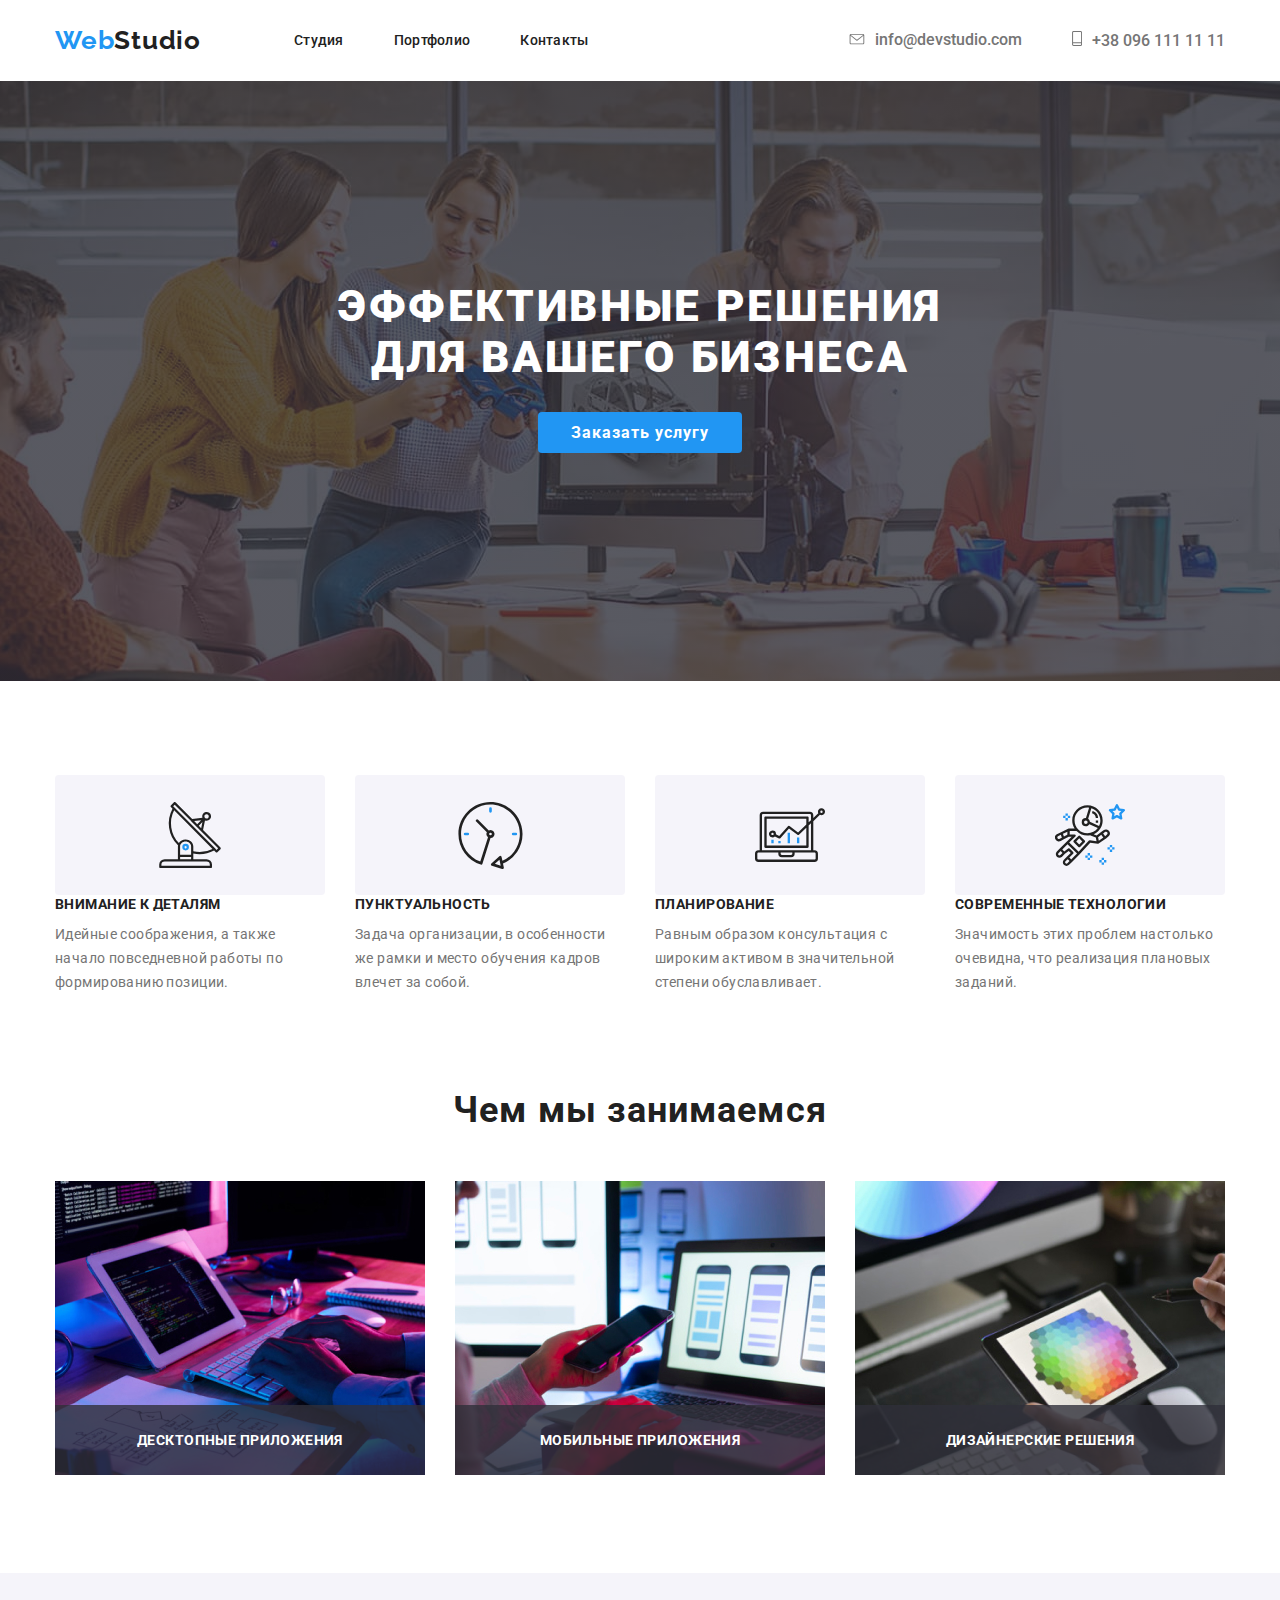
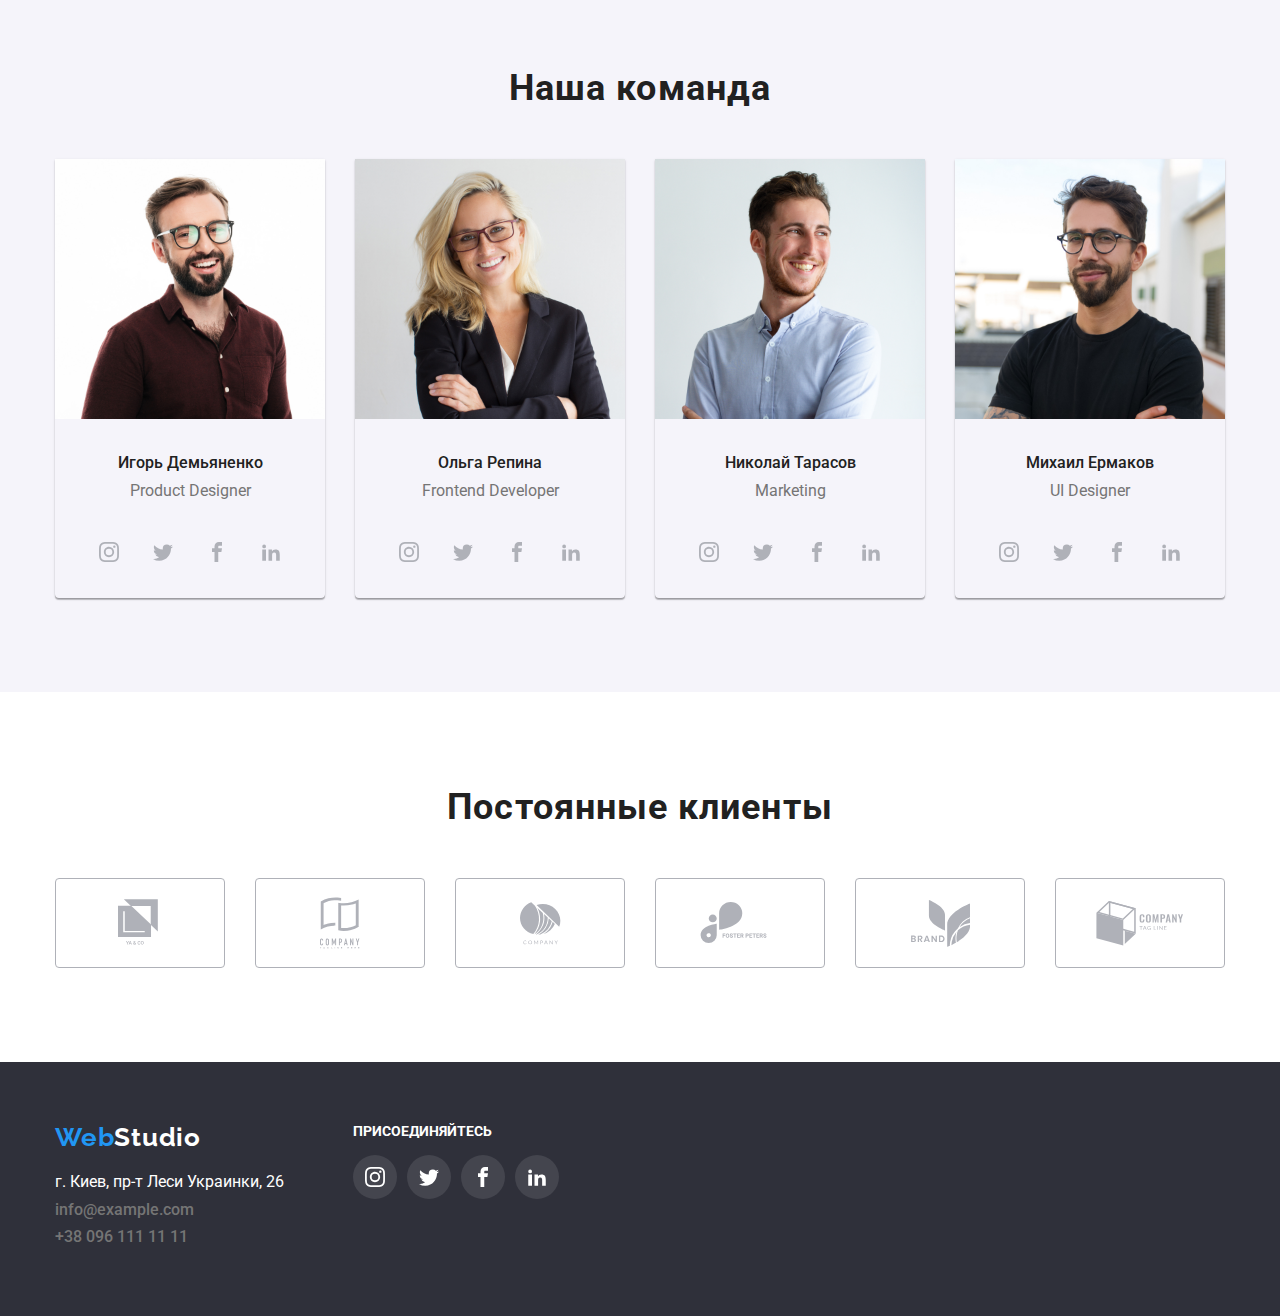
<file: index.html>
<!DOCTYPE html>
<html lang="ru">
  <head>
    <meta charset="UTF-8" />
    <meta name="viewport" content="width=device-width, initial-scale=1.0" />
    <link
      href="https://fonts.googleapis.com/css2?family=Raleway:wght@700&family=Roboto:wght@400;500;700;900&display=swap"
      rel="stylesheet"
    />
    <link
      rel="stylesheet"
      href="https://cdnjs.cloudflare.com/ajax/libs/modern-normalize/0.7.0/modern-normalize.min.css"
    />

    <link rel="stylesheet" href="css/style.css" />
    <title>WebStudio (My 5 homework)</title>
  </head>
  <body>
    <!--header-->
    <header class="header">
      <div class="container">
        <!--В  задании указано что должна быть рабочая ссылка-->
        <nav class="nav">
          <a href="https://вебстудия.net/" class="logo-header"
            ><span class="logoblue">Web</span>Studio</a
          >
          <ul class="nav-list">
            <li class="nav-item">
              <a class="nav-link" href="index.html">Студия</a>
            </li>
            <li class="nav-item">
              <a class="nav-link" href="portfolio.html">Портфолио</a>
            </li>
            <li class="nav-item"><a class="nav-link" href="#">Контакты</a></li>
          </ul>
          <ul class="contact-item">
            <li class="cont-item">
              <a class="contack-link" href="mailto:info@devstudio.com"
                ><svg class="contacts-icon mail">
                  <use href="./image/sprite.svg#icon-envelope"></use></svg
                >info@devstudio.com</a
              >
            </li>
            <li class="cont-item">
              <a class="contack-link" href="tel:+380961111111"
                ><svg class="contacts-icon phone">
                  <use href="./image/sprite.svg#icon-phone"></use></svg
                >+38 096 111 11 11</a
              >
            </li>
          </ul>
        </nav>
      </div>
    </header>
    <main>
      <section class="main-section">
        <h1 class="main-section-title">
          Эффективные решения<br />
          для вашего бизнеса
        </h1>
        <button class="main-section-link" data-modal-open>
          Заказать услугу
        </button>
        <div class="backdrop is-hidden" data-modal>
          <div class="modal">
            <p></p>
            <button class="close-modal" data-modal-close>
            </button>
          </div>
        </div>
      </section>
      <section class="principle-section">
        <div class="container">
          <ul class="principle-list">
            <li class="principle-item">
              <b class="principle-main">Внимание к деталям </b>
              <p class="principle-text">
                Идейные соображения, а также начало повседневной работы по
                формированию позиции.
              </p>
            </li>
            <li class="principle-item">
              <b class="principle-main">Пунктуальность </b>
              <p class="principle-text">
                Задача организации, в особенности же рамки и место обучения
                кадров влечет за собой.
              </p>
            </li>
            <li class="principle-item">
              <b class="principle-main">Планирование </b>
              <p class="principle-text">
                Равным образом консультация с широким активом в значительной
                степени обуславливает.
              </p>
            </li>
            <li class="principle-item">
              <b class="principle-main">Современные технологии </b>
              <p class="principle-text">
                Значимость этих проблем настолько очевидна, что реализация
                плановых заданий.
              </p>
            </li>
          </ul>
        </div>
      </section>
      <section class="section-works">
        <div class="container">
          <h2 class="section-title">Чем мы занимаемся</h2>
          <ul class="works-list">
            <li class="works-item">
              <div class="work-img">
                <img src="./img/img1.jpg" alt="nootbook" width="370" />
              </div>

              <div class="work-text">
                <p class="text-section-works">Десктопные приложения</p>
              </div>
            </li>
            <li class="works-item">
              <div class="work-img">
                <img src="./img/img2.jpg" alt="telephone" width="370" />
              </div>

              <div class="work-text">
                <p class="text-section-works">Мобильные приложения</p>
              </div>
            </li>
            <li class="works-item">
              <div class="work-img">
                <img src="./img/img3.jpg" alt="планшет" width="370" />
              </div>

              <div class="work-text">
                <p class="text-section-works">Дизайнерские решения</p>
              </div>
            </li>
          </ul>
        </div>
      </section>
      <section class="section-comand">
        <div class="container">
          <h2 class="section-title">Наша команда</h2>
          <ul class="comand-list">
            <li class="comand-item">
              <img
                src="./img/демяненко.jpg"
                alt="Product Designer"
                width="270"
              />

              <b class="name-comand">Игорь Демьяненко</b>
              <p class="text-profesional">Product Designer</p>
              <ul class="social-list">
                <li>
                  <a href="" aria-label="Ссылка на Instagram" class="link">
                    <svg class="social-list-icon">
                      <use href="./image/sprite.svg#icon-instagram"></use>
                    </svg>
                  </a>
                </li>
                <li>
                  <a href="" aria-label="Ссылка на Twitter" class="link">
                    <svg class="social-list-icon">
                      <use href="./image/sprite.svg#icon-twitter"></use>
                    </svg>
                  </a>
                </li>
                <li>
                  <a href="" aria-label="Ссылка на Facebook" class="link">
                    <svg class="social-list-icon">
                      <use href="./image/sprite.svg#icon-facebook2"></use>
                    </svg>
                  </a>
                </li>
                <li>
                  <a href="" aria-label="Ссылка на LinkedIn" class="link">
                    <svg class="social-list-icon">
                      <use href="./image/sprite.svg#icon-linkedin2"></use>
                    </svg>
                  </a>
                </li>
              </ul>
            </li>
            <li class="comand-item">
              <img
                src="./img/репина.jpg"
                alt="Frontend Developer"
                width="270"
              />

              <b class="name-comand">Ольга Репина</b>
              <p class="text-profesional">Frontend Developer</p>
              <ul class="social-list">
                <li>
                  <a href="" aria-label="Ссылка на Instagram" class="link">
                    <svg class="social-list-icon">
                      <use href="./image/sprite.svg#icon-instagram"></use>
                    </svg>
                  </a>
                </li>
                <li>
                  <a href="" aria-label="Ссылка на Twitter" class="link">
                    <svg class="social-list-icon">
                      <use href="./image/sprite.svg#icon-twitter"></use>
                    </svg>
                  </a>
                </li>
                <li>
                  <a href="" aria-label="Ссылка на Facebook" class="link">
                    <svg class="social-list-icon">
                      <use href="./image/sprite.svg#icon-facebook2"></use>
                    </svg>
                  </a>
                </li>
                <li>
                  <a href="" aria-label="Ссылка на LinkedIn" class="link">
                    <svg class="social-list-icon">
                      <use href="./image/sprite.svg#icon-linkedin2"></use>
                    </svg>
                  </a>
                </li>
              </ul>
            </li>
            <li class="comand-item">
              <img src="./img/тарасов.jpg" alt="Marketing" width="270" />

              <b class="name-comand">Николай Тарасов</b>
              <p class="text-profesional">Marketing</p>
              <ul class="social-list">
                <li>
                  <a href="" aria-label="Ссылка на Instagram" class="link">
                    <svg class="social-list-icon">
                      <use href="./image/sprite.svg#icon-instagram"></use>
                    </svg>
                  </a>
                </li>
                <li>
                  <a href="" aria-label="Ссылка на Twitter" class="link">
                    <svg class="social-list-icon">
                      <use href="./image/sprite.svg#icon-twitter"></use>
                    </svg>
                  </a>
                </li>
                <li>
                  <a href="" aria-label="Ссылка на Facebook" class="link">
                    <svg class="social-list-icon">
                      <use href="./image/sprite.svg#icon-facebook2"></use>
                    </svg>
                  </a>
                </li>
                <li>
                  <a href="" aria-label="Ссылка на LinkedIn" class="link">
                    <svg class="social-list-icon">
                      <use href="./image/sprite.svg#icon-linkedin2"></use>
                    </svg>
                  </a>
                </li>
              </ul>
            </li>
            <li class="comand-item">
              <img src="./img/ермаков.jpg" alt="UI Designer" width="270" />

              <b class="name-comand">Михаил Ермаков</b>
              <p class="text-profesional">UI Designer</p>
              <ul class="social-list">
                <li>
                  <a href="" aria-label="Ссылка на Instagram" class="link">
                    <svg class="social-list-icon">
                      <use href="./image/sprite.svg#icon-instagram"></use>
                    </svg>
                  </a>
                </li>
                <li>
                  <a href="" aria-label="Ссылка на Twitter" class="link">
                    <svg class="social-list-icon">
                      <use href="./image/sprite.svg#icon-twitter"></use>
                    </svg>
                  </a>
                </li>
                <li>
                  <a href="" aria-label="Ссылка на Facebook" class="link">
                    <svg class="social-list-icon">
                      <use href="./image/sprite.svg#icon-facebook2"></use>
                    </svg>
                  </a>
                </li>
                <li>
                  <a href="" aria-label="Ссылка на LinkedIn" class="link">
                    <svg class="social-list-icon">
                      <use href="./image/sprite.svg#icon-linkedin2"></use>
                    </svg>
                  </a>
                </li>
              </ul>
            </li>
          </ul>
        </div>
      </section>
      <section class="section-partner">
        <div class="container partner">
          <h2 class="section-title">Постоянные клиенты</h2>
          <ul class="customers">
            <li class="partner-item">
              <a href="" class="link">
                <svg class="customers-list-icon" width="44" height="49">
                  <use href="./image/sprite.svg#icon-logo"></use>
                </svg>
              </a>
            </li>
            <li class="partner-item">
              <a href="" class="link">
                <svg class="customers-list-icon" width="40" height="52">
                  <use href="./image/sprite.svg#icon-logo2"></use>
                </svg>
              </a>
            </li>
            <li class="partner-item">
              <a href="" class="link">
                <svg class="customers-list-icon" width="41" height="43">
                  <use href="./image/sprite.svg#icon-logo3"></use>
                </svg>
              </a>
            </li>
            <li class="partner-item">
              <a href="" class="link">
                <svg class="customers-list-icon" width="80" height="42">
                  <use href="./image/sprite.svg#icon-logo4"></use>
                </svg>
              </a>
            </li>
            <li class="partner-item">
              <a href="" class="link">
                <svg class="customers-list-icon" width="59" height="47">
                  <use href="./image/sprite.svg#icon-logo5"></use>
                </svg>
              </a>
            </li>
            <li class="partner-item">
              <a href="" class="link">
                <svg class="customers-list-icon" width="88" height="45">
                  <use href="./image/sprite.svg#icon-logo6"></use>
                </svg>
              </a>
            </li>
          </ul>
        </div>
      </section>
    </main>
    <footer>
      <div class="container footer">
        <address class="adress">
          <a href="https://вебстудия.net/" class="logo logo-footer"
            ><span class="logoblue">Web</span>Studio</a
          >
          <ul>
            <li class="contackf-item">
              <a
                class="adress-link"
                href="https://goo.gl/maps/JhmzxavkcnmUYLKR9"
                >г. Киев, пр-т Леси Украинки, 26</a
              >
            </li>
            <li class="contackf-item">
              <a class="contack-link" href="mailto:info@example.com"
                >info@example.com</a
              >
            </li>
            <li class="contackf-item">
              <a class="contack-link" href="tel:+380961111111"
                >+38 096 111 11 11</a
              >
            </li>
          </ul>
        </address>
        <div class="join">
          <b>присоединяйтесь</b>
          <ul class="footer-social-list">
            <li>
              <a href="" aria-label="Ссылка на Instagram" class="link">
                <svg class="social-list-icon">
                  <use href="./image/sprite.svg#icon-instagram"></use>
                </svg>
              </a>
            </li>
            <li>
              <a href="" aria-label="Ссылка на Twitter" class="link">
                <svg class="social-list-icon">
                  <use href="./image/sprite.svg#icon-twitter"></use>
                </svg>
              </a>
            </li>
            <li>
              <a href="" aria-label="Ссылка на Facebook" class="link">
                <svg class="social-list-icon">
                  <use href="./image/sprite.svg#icon-facebook2"></use>
                </svg>
              </a>
            </li>
            <li>
              <a href="" aria-label="Ссылка на LinkedIn" class="link">
                <svg class="social-list-icon">
                  <use href="./image/sprite.svg#icon-linkedin2"></use>
                </svg>
              </a>
            </li>
          </ul>
        </div>
      </div>
    </footer>
    <script src="./js/modal.js"></script>
  </body>
</html>
</file>
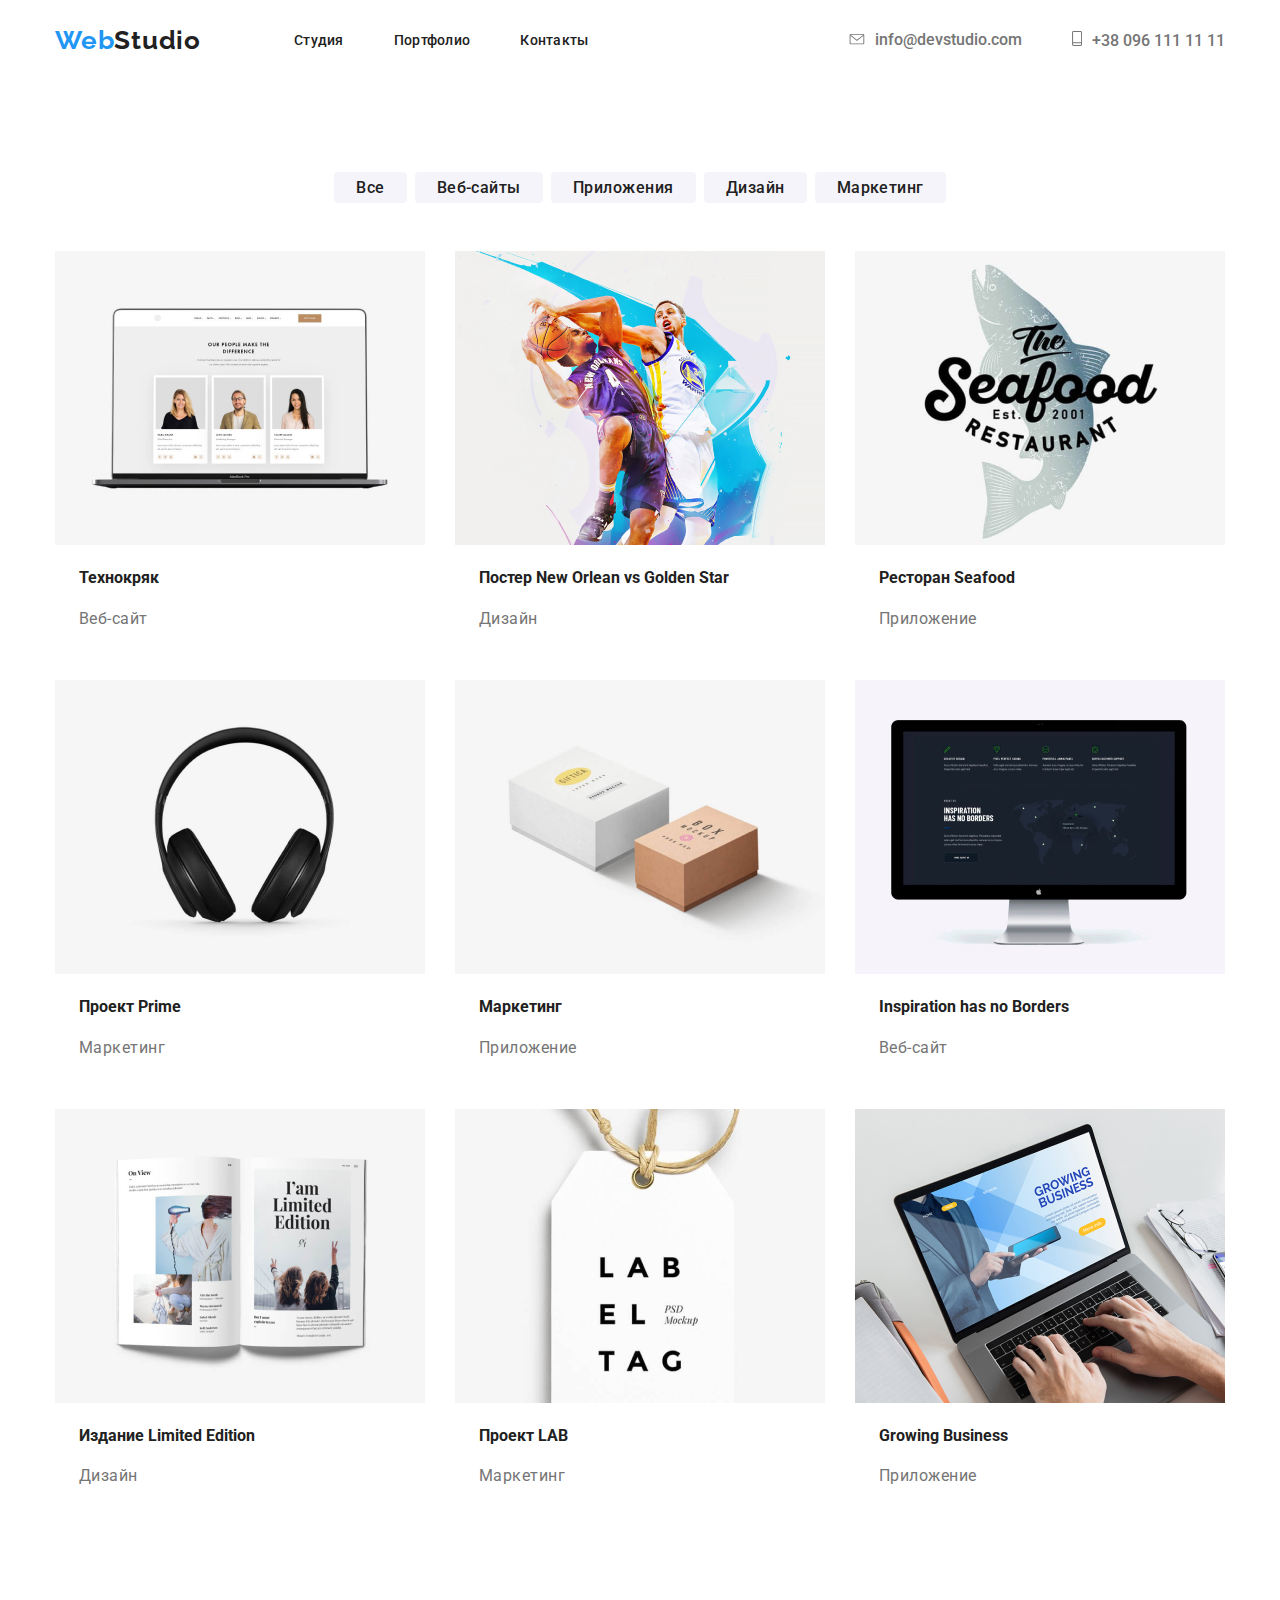
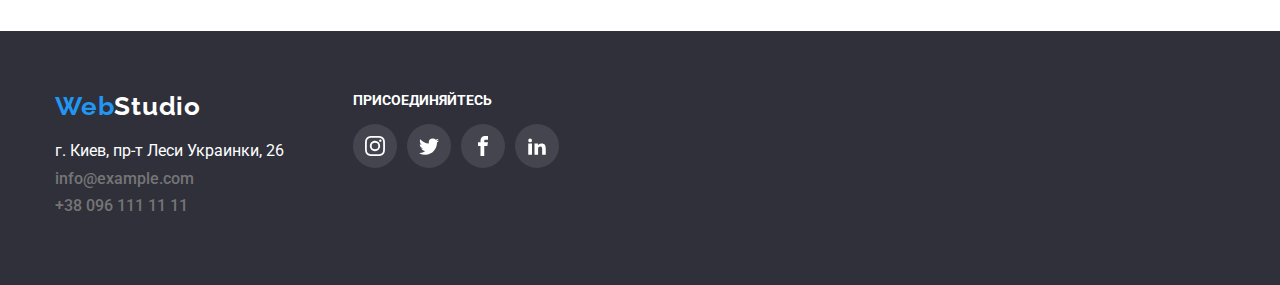
<file: portfolio.html>
<!DOCTYPE html>
<html lang="ru">
  <head>
    <meta charset="UTF-8" />
    <meta name="viewport" content="width=device-width, initial-scale=1.0" />
    <link
      href="https://fonts.googleapis.com/css2?family=Raleway:wght@700&family=Roboto:wght@400;500;700;900&display=swap"
      rel="stylesheet"
    />
    <link
      rel="stylesheet"
      href="https://cdnjs.cloudflare.com/ajax/libs/modern-normalize/0.7.0/modern-normalize.min.css"
    />
    <link rel="stylesheet" href="css/portfolio.css" />
    <link rel="stylesheet" href="css/style.css" />
    <title>WebStudio-Portfolio (My 5 homework)</title>
  </head>

  <body>
    <!--header-->
    <header class="header">
      <div class="container">
        <!--В  задании указано что должна быть рабочая ссылка-->
        <nav class="nav">
          <a href="https://вебстудия.net/" class="logo-header"
            ><span class="logoblue">Web</span>Studio</a
          >
          <ul class="nav-list">
            <li class="nav-item">
              <a class="nav-link" href="index.html">Студия</a>
            </li>
            <li class="nav-item">
              <a class="nav-link" href="portfolio.html">Портфолио</a>
            </li>
            <li class="nav-item"><a class="nav-link" href="#">Контакты</a></li>
          </ul>
          <ul class="contact-item">
            <li class="cont-item">
              <a class="contack-link" href="mailto:info@devstudio.com"
                ><svg class="contacts-icon mail">
                  <use href="./image/sprite.svg#icon-envelope"></use></svg
                >info@devstudio.com</a
              >
            </li>
            <li class="cont-item">
              <a class="contack-link" href="tel:+380961111111"
                ><svg class="contacts-icon phone">
                  <use href="./image/sprite.svg#icon-phone"></use></svg
                >+38 096 111 11 11</a
              >
            </li>
          </ul>
        </nav>
      </div>
    </header>
    <main>
      <section class="portfolio-section">
        <div class="container">
          <ul class="portfolio-list">
            <li class="portfolio-item"><a class="main-link" href="">Все</a></li>
            <li class="portfolio-item">
              <a class="main-link" href="">Веб-сайты</a>
            </li>
            <li class="portfolio-item">
              <a class="main-link" href="">Приложения</a>
            </li>
            <li class="portfolio-item">
              <a class="main-link" href="">Дизайн</a>
            </li>
            <li class="portfolio-item">
              <a class="main-link" href="">Маркетинг</a>
            </li>
          </ul>
          <ul class="img-list">
            <li class="img-item">
              <div class="product-thumb">
                <img
                  src="./img/технокряк.jpg"
                  alt="постер технокряк"
                  width="370"
                />
                <div class="product-overlay">
                  <p class="text-product">
                    Технокряк это современная площадка распространения
                    коронавируса. Компании используют эту платформу для
                    цифрового шпионажа и атак на защищённые сервера конкурентов.
                  </p>
                </div>
              </div>
              <p class="name-prodject">Технокряк</p>
              <p class="type-prodject">Веб-сайт</p>
            </li>
            <li class="img-item">
              <div class="product-thumb">
                <img src="./img/постер.jpg" alt="постер " width="370" />
                <div class="product-overlay">
                  <p class="text-product">
                    Технокряк это современная площадка распространения
                    коронавируса. Компании используют эту платформу для
                    цифрового шпионажа и атак на защищённые сервера конкурентов.
                  </p>
                </div>
              </div>

              <p class="name-prodject">Постер New Orlean vs Golden Star</p>
              <p class="type-prodject">Дизайн</p>
            </li>
            <li class="img-item">
              <div class="product-thumb">
                <img src="./img/ресторан.jpg" alt="ресторан" width="370" />
                <div class="product-overlay">
                  <p class="text-product">
                    Технокряк это современная площадка распространения
                    коронавируса. Компании используют эту платформу для
                    цифрового шпионажа и атак на защищённые сервера конкурентов.
                  </p>
                </div>
              </div>
              <p class="name-prodject">Ресторан Seafood</p>
              <p class="type-prodject">Приложение</p>
            </li>

            <li class="img-item">
              <div class="product-thumb">
                <img src="./img/прайм.jpg" alt="прайм" width="370" />
                <div class="product-overlay">
                  <p class="text-product">
                    Технокряк это современная площадка распространения
                    коронавируса. Компании используют эту платформу для
                    цифрового шпионажа и атак на защищённые сервера конкурентов.
                  </p>
                </div>
              </div>
              <p class="name-prodject">Проект Prime</p>
              <p class="type-prodject">Маркетинг</p>
            </li>
            <li class="img-item">
              <div class="product-thumb">
                <img src="./img/boxing.jpg" alt="бокси" width="370" />
                <div class="product-overlay">
                  <p class="text-product">
                    Технокряк это современная площадка распространения
                    коронавируса. Компании используют эту платформу для
                    цифрового шпионажа и атак на защищённые сервера конкурентов.
                  </p>
                </div>
              </div>
              <p class="name-prodject">Маркетинг</p>
              <p class="type-prodject">Приложение</p>
            </li>
            <li class="img-item">
              <div class="product-thumb">
                <img
                  src="./img/бордерс.jpg"
                  alt="постер технокряк"
                  width="370"
                />
                <div class="product-overlay">
                  <p class="text-product">
                    Технокряк это современная площадка распространения
                    коронавируса. Компании используют эту платформу для
                    цифрового шпионажа и атак на защищённые сервера конкурентов.
                  </p>
                </div>
              </div>
              <p class="name-prodject">Inspiration has no Borders</p>
              <p class="type-prodject">Веб-сайт</p>
            </li>
            <li class="img-item">
              <div class="product-thumb">
                <img src="./img/лимитед.jpg" alt="лимитед" width="370" />
                <div class="product-overlay">
                  <p class="text-product">
                    Технокряк это современная площадка распространения
                    коронавируса. Компании используют эту платформу для
                    цифрового шпионажа и атак на защищённые сервера конкурентов.
                  </p>
                </div>
              </div>
              <p class="name-prodject">Издание Limited Edition</p>
              <p class="type-prodject">Дизайн</p>
            </li>
            <li class="img-item">
              <div class="product-thumb">
                <img src="./img/лаб.jpg" alt="лаб" width="370" />
                <div class="product-overlay">
                  <p class="text-product">
                    Технокряк это современная площадка распространения
                    коронавируса. Компании используют эту платформу для
                    цифрового шпионажа и атак на защищённые сервера конкурентов.
                  </p>
                </div>
              </div>
              <p class="name-prodject">Проект LAB</p>
              <p class="type-prodject">Маркетинг</p>
            </li>
            <li class="img-item">
              <div class="product-thumb">
                <img src="./img/гровин.jpg" alt="гровин" width="370" />
                <div class="product-overlay">
                  <p class="text-product">
                    Технокряк это современная площадка распространения
                    коронавируса. Компании используют эту платформу для
                    цифрового шпионажа и атак на защищённые сервера конкурентов.
                  </p>
                </div>
              </div>
              <p class="name-prodject">Growing Business</p>
              <p class="type-prodject">Приложение</p>
            </li>
          </ul>
        </div>
      </section>
    </main>
    <footer>
      <div class="container footer">
        <address class="adress">
          <a href="https://вебстудия.net/" class="logo logo-footer"
            ><span class="logoblue">Web</span>Studio</a
          >
          <ul>
            <li class="contackf-item">
              <a
                class="adress-link"
                href="https://goo.gl/maps/JhmzxavkcnmUYLKR9"
                >г. Киев, пр-т Леси Украинки, 26</a
              >
            </li>
            <li class="contackf-item">
              <a class="contack-link" href="mailto:info@example.com"
                >info@example.com</a
              >
            </li>
            <li class="contackf-item">
              <a class="contack-link" href="tel:+380961111111"
                >+38 096 111 11 11</a
              >
            </li>
          </ul>
        </address>
        <div class="join">
          <b>присоединяйтесь</b>
          <ul class="footer-social-list">
            <li>
              <a href="" aria-label="Ссылка на Instagram" class="link">
                <svg class="social-list-icon">
                  <use href="./image/sprite.svg#icon-instagram"></use>
                </svg>
              </a>
            </li>
            <li>
              <a href="" aria-label="Ссылка на Twitter" class="link">
                <svg class="social-list-icon">
                  <use href="./image/sprite.svg#icon-twitter"></use>
                </svg>
              </a>
            </li>
            <li>
              <a href="" aria-label="Ссылка на Facebook" class="link">
                <svg class="social-list-icon">
                  <use href="./image/sprite.svg#icon-facebook2"></use>
                </svg>
              </a>
            </li>
            <li>
              <a href="" aria-label="Ссылка на LinkedIn" class="link">
                <svg class="social-list-icon">
                  <use href="./image/sprite.svg#icon-linkedin2"></use>
                </svg>
              </a>
            </li>
          </ul>
        </div>
      </div>
    </footer>
  </body>
</html>
</file>
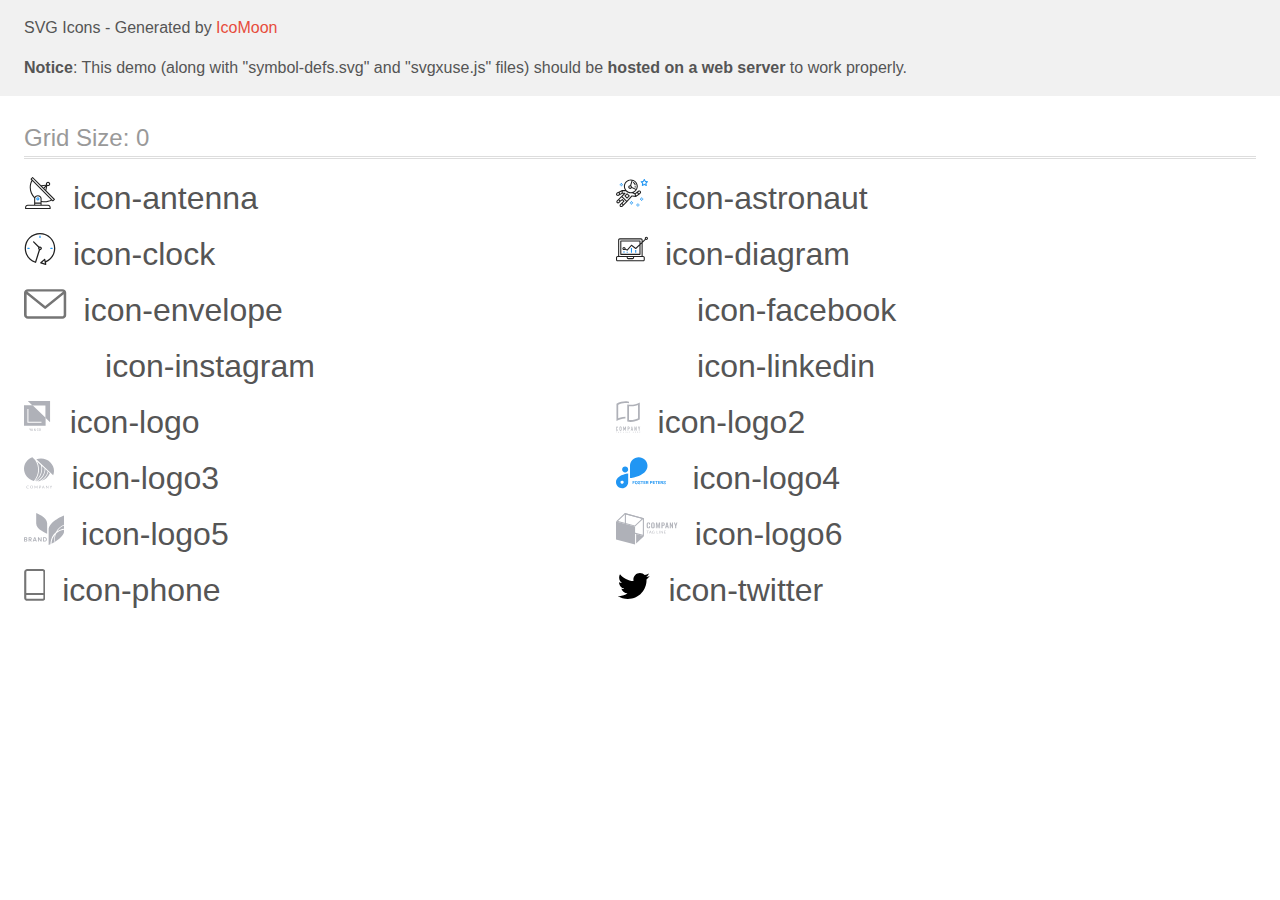
<file: image/demo-external-svg.html>
<!doctype html>
<html>
<head>
    <title>IcoMoon - SVG Icons</title>
    <meta charset="utf-8">
    <meta name="viewport" content="width=device-width, initial-scale=1">
    <link rel="stylesheet" href="demo-files/demo.css">
    <link rel="stylesheet" href="style.css">
</head>
<body>
<header class="bgc1 clearfix">
<div class="mhl">
    <p>SVG Icons - Generated by <a href="https://icomoon.io/app">IcoMoon</a></p><p><strong>Notice</strong>: This demo (along with "symbol-defs.svg" and "svgxuse.js" files) should be <b>hosted on a web server</b> to work properly.</p>
</div>
</header>
    <div class="clearfix mhl ptl">
        <h1 class="mvm mtn fgc1">Grid Size: 0</h1>
        <div class="glyph fs1">
            <div class="clearfix pbs">
                <svg class="icon icon-antenna"><use xlink:href="symbol-defs.svg#icon-antenna"></use></svg><span class="name"> icon-antenna</span>
            </div>
        </div>
        <div class="glyph fs1">
            <div class="clearfix pbs">
                <svg class="icon icon-astronaut"><use xlink:href="symbol-defs.svg#icon-astronaut"></use></svg><span class="name"> icon-astronaut</span>
            </div>
        </div>
        <div class="glyph fs1">
            <div class="clearfix pbs">
                <svg class="icon icon-clock"><use xlink:href="symbol-defs.svg#icon-clock"></use></svg><span class="name"> icon-clock</span>
            </div>
        </div>
        <div class="glyph fs1">
            <div class="clearfix pbs">
                <svg class="icon icon-diagram"><use xlink:href="symbol-defs.svg#icon-diagram"></use></svg><span class="name"> icon-diagram</span>
            </div>
        </div>
        <div class="glyph fs1">
            <div class="clearfix pbs">
                <svg class="icon icon-envelope"><use xlink:href="symbol-defs.svg#icon-envelope"></use></svg><span class="name"> icon-envelope</span>
            </div>
        </div>
        <div class="glyph fs1">
            <div class="clearfix pbs">
                <svg class="icon icon-facebook"><use xlink:href="symbol-defs.svg#icon-facebook"></use></svg><span class="name"> icon-facebook</span>
            </div>
        </div>
        <div class="glyph fs1">
            <div class="clearfix pbs">
                <svg class="icon icon-instagram"><use xlink:href="symbol-defs.svg#icon-instagram"></use></svg><span class="name"> icon-instagram</span>
            </div>
        </div>
        <div class="glyph fs1">
            <div class="clearfix pbs">
                <svg class="icon icon-linkedin"><use xlink:href="symbol-defs.svg#icon-linkedin"></use></svg><span class="name"> icon-linkedin</span>
            </div>
        </div>
        <div class="glyph fs1">
            <div class="clearfix pbs">
                <svg class="icon icon-logo"><use xlink:href="symbol-defs.svg#icon-logo"></use></svg><span class="name"> icon-logo</span>
            </div>
        </div>
        <div class="glyph fs1">
            <div class="clearfix pbs">
                <svg class="icon icon-logo2"><use xlink:href="symbol-defs.svg#icon-logo2"></use></svg><span class="name"> icon-logo2</span>
            </div>
        </div>
        <div class="glyph fs1">
            <div class="clearfix pbs">
                <svg class="icon icon-logo3"><use xlink:href="symbol-defs.svg#icon-logo3"></use></svg><span class="name"> icon-logo3</span>
            </div>
        </div>
        <div class="glyph fs1">
            <div class="clearfix pbs">
                <svg class="icon icon-logo4"><use xlink:href="symbol-defs.svg#icon-logo4"></use></svg><span class="name"> icon-logo4</span>
            </div>
        </div>
        <div class="glyph fs1">
            <div class="clearfix pbs">
                <svg class="icon icon-logo5"><use xlink:href="symbol-defs.svg#icon-logo5"></use></svg><span class="name"> icon-logo5</span>
            </div>
        </div>
        <div class="glyph fs1">
            <div class="clearfix pbs">
                <svg class="icon icon-logo6"><use xlink:href="symbol-defs.svg#icon-logo6"></use></svg><span class="name"> icon-logo6</span>
            </div>
        </div>
        <div class="glyph fs1">
            <div class="clearfix pbs">
                <svg class="icon icon-phone"><use xlink:href="symbol-defs.svg#icon-phone"></use></svg><span class="name"> icon-phone</span>
            </div>
        </div>
        <div class="glyph fs1">
            <div class="clearfix pbs">
                <svg class="icon icon-twitter"><use xlink:href="symbol-defs.svg#icon-twitter"></use></svg><span class="name"> icon-twitter</span>
            </div>
        </div>
  </div>
<script defer src="svgxuse.js"></script>
</body>
</html>
</file>
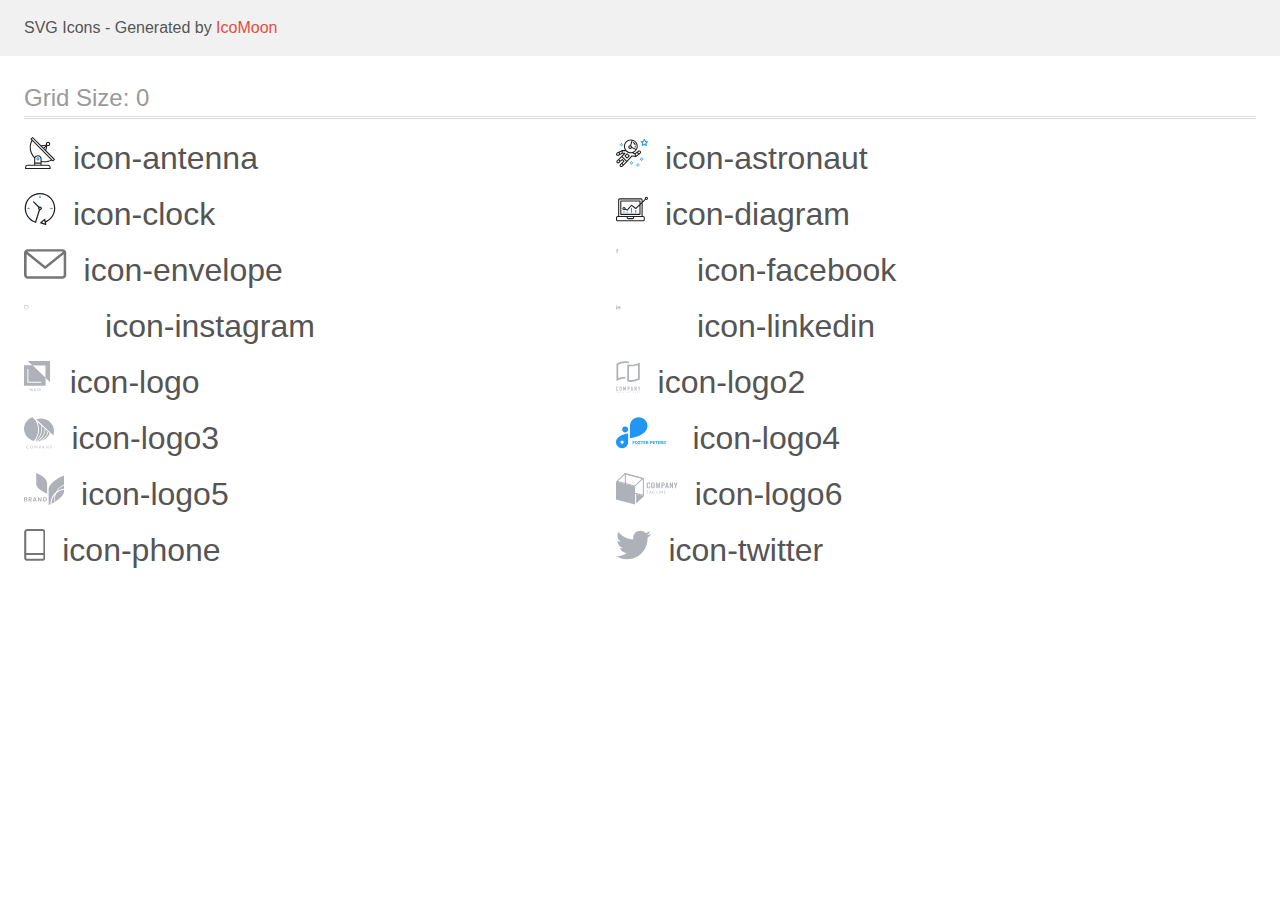
<file: image/demo.html>
<!doctype html>
<html>
<head>
    <title>IcoMoon - SVG Icons</title>
    <meta charset="utf-8">
    <meta name="viewport" content="width=device-width, initial-scale=1">
    <link rel="stylesheet" href="demo-files/demo.css">
    <link rel="stylesheet" href="style.css">
</head>
<body>
<svg aria-hidden="true" style="position: absolute; width: 0; height: 0; overflow: hidden;" version="1.1" xmlns="http://www.w3.org/2000/svg" xmlns:xlink="http://www.w3.org/1999/xlink">
<defs>
<symbol id="icon-antenna" viewBox="0 0 32 32">
<path fill="#212121" style="fill: var(--color1, #212121)" d="M30.773 22.098l-8.443-8.505 0.937-4.616c0.225 0.090 0.485 0.144 0.758 0.146h0.007c0.008 0 0.017 0 0.026 0 1.192 0 2.159-0.967 2.159-2.159s-0.967-2.159-2.159-2.159c-1.192 0-2.159 0.967-2.159 2.159 0 0.259 0.046 0.508 0.13 0.739l-0.005-0.015-4.96 0.606-8.091-8.133c-0.096-0.098-0.229-0.159-0.376-0.16h-0c-0.14 0.001-0.274 0.057-0.373 0.155l-1.512 1.504c-0.096 0.097-0.156 0.23-0.156 0.377s0.060 0.281 0.156 0.377v0l0.814 0.825c-1.143 2.062-1.816 4.522-1.816 7.139 0 4.106 1.656 7.824 4.336 10.525l-0.001-0.001c0.043 0.041 0.092 0.074 0.146 0.097-0.032 0.164-0.051 0.353-0.052 0.546v6.188h-6.4c-1.472 0.001-2.666 1.194-2.667 2.666v1.067c0 0.295 0.239 0.534 0.534 0.534h24.534c0.294 0 0.533-0.239 0.533-0.534v-1.067c-0.002-1.472-1.195-2.665-2.666-2.666h-6.4v-2.742c1.003 0.21 2.024 0.317 3.049 0.32 2.58-0.003 5.005-0.663 7.117-1.822l-0.077 0.039 0.818 0.823c0.099 0.101 0.235 0.159 0.376 0.16 0.14-0.001 0.274-0.057 0.373-0.155l1.512-1.504c0.096-0.097 0.156-0.23 0.156-0.377s-0.060-0.281-0.156-0.377v0zM23.28 6.233c0.193-0.192 0.459-0.31 0.752-0.31 0.589 0 1.067 0.478 1.067 1.066s-0.477 1.066-1.067 1.066c-0 0-0 0-0 0h-0.004c-0.587-0.003-1.061-0.479-1.061-1.066 0-0.295 0.12-0.563 0.314-0.756l0-0h-0.002zM22.024 9.737l-0.598 2.946-1.175-1.183 1.774-1.763zM21.419 8.835l-1.92 1.909-1.486-1.493 3.406-0.416zM24.004 28.8c0.884 0 1.6 0.716 1.6 1.6v0 0.534h-23.466v-0.534c0-0.884 0.716-1.6 1.6-1.6v0h20.267zM16.538 26.666v1.067h-5.334v-1.067h5.334zM11.204 25.6v-4.053c0-1.294 1.196-2.346 2.667-2.346s2.667 1.053 2.667 2.346v4.053h-5.334zM17.604 23.904v-2.357c0-1.882-1.675-3.413-3.733-3.413-0.017-0-0.038-0-0.058-0-1.353 0-2.54 0.707-3.213 1.771l-0.009 0.016c-2.36-2.482-3.812-5.846-3.812-9.55 0-2.314 0.567-4.496 1.569-6.414l-0.036 0.077 18.602 18.709c-1.823 0.947-3.979 1.502-6.266 1.502-1.079 0-2.128-0.124-3.136-0.357l0.093 0.018zM28.893 23.22l-21.057-21.181 0.754-0.752 7.935 7.98c0.004 0 0.006 0.007 0.010 0.010l13.114 13.191-0.757 0.752z"></path>
<path fill="#2196f3" style="fill: var(--color2, #2196f3)" d="M13.876 20.267h-0.005c-0.001 0-0.002 0-0.002 0-0.884 0-1.6 0.716-1.6 1.6s0.715 1.599 1.597 1.6h0.005c0.001 0 0.001 0 0.002 0 0.884 0 1.6-0.716 1.6-1.6s-0.715-1.599-1.598-1.6h-0zM14.249 22.245c-0.096 0.096-0.229 0.155-0.376 0.155-0.295 0-0.534-0.239-0.534-0.534s0.238-0.533 0.532-0.533h0c0.293 0.002 0.53 0.24 0.53 0.533 0 0.148-0.060 0.281-0.157 0.378v0h0.005z"></path>
</symbol>
<symbol id="icon-astronaut" viewBox="0 0 32 32">
<path fill="#2196f3" style="fill: var(--color2, #2196f3)" d="M31.974 4.524c-0.064-0.191-0.227-0.332-0.427-0.362l-0.003-0-1.911-0.278-0.855-1.731c-0.179-0.365-0.777-0.365-0.956 0l-0.855 1.731-1.911 0.278c-0.26 0.039-0.457 0.26-0.457 0.528 0 0.15 0.062 0.285 0.161 0.382l1.383 1.348-0.326 1.903c-0.034 0.2 0.048 0.402 0.212 0.522 0.166 0.12 0.383 0.135 0.562 0.040l1.709-0.899 1.709 0.899c0.072 0.038 0.157 0.060 0.247 0.060 0.295 0 0.534-0.239 0.534-0.534 0-0.031-0.003-0.062-0.008-0.092l0 0.003-0.326-1.903 1.383-1.348c0.099-0.097 0.161-0.233 0.161-0.382 0-0.059-0.009-0.115-0.027-0.168l0.001 0.004zM29.511 5.851c-0.126 0.122-0.183 0.299-0.153 0.472l0.191 1.114-1-0.526c-0.072-0.039-0.158-0.062-0.249-0.062s-0.177 0.023-0.252 0.063l0.003-0.001-1 0.526 0.191-1.114c0.005-0.027 0.008-0.058 0.008-0.090 0-0.15-0.062-0.285-0.161-0.382l-0.81-0.789 1.119-0.163c0.174-0.025 0.324-0.134 0.401-0.292l0.501-1.013 0.5 1.013c0.078 0.158 0.228 0.267 0.402 0.292l1.119 0.162-0.809 0.79zM26.134 20.522h-1.067v1.067h1.067v-1.067zM26.134 22.656h-1.067v1.066h1.067v-1.066zM27.2 21.589h-1.067v1.067h1.067v-1.067z"></path>
<path fill="#2196f3" style="fill: var(--color2, #2196f3)" d="M25.067 21.589h-1.067v1.067h1.067v-1.067zM22.4 26.389h-1.067v1.067h1.067v-1.067zM22.4 28.523h-1.067v1.067h1.067v-1.067zM23.467 27.456h-1.067v1.067h1.067v-1.067zM21.334 27.456h-1.067v1.067h1.067v-1.067zM16 24.256h-1.067v1.067h1.067v-1.067zM16 26.389h-1.067v1.067h1.067v-1.067zM17.067 25.322h-1.067v1.067h1.067v-1.067z"></path>
<path fill="#2196f3" style="fill: var(--color2, #2196f3)" d="M14.934 25.322h-1.067v1.067h1.067v-1.067zM5.867 6.122h-1.067v1.066h1.067v-1.066zM5.867 8.256h-1.067v1.066h1.067v-1.066zM6.933 7.189h-1.067v1.067h1.066v-1.067zM4.8 7.189h-1.067v1.067h1.067v-1.067z"></path>
<path fill="#212121" style="fill: var(--color1, #212121)" d="M24.715 14.16c-0.28-0.376-0.698-0.636-1.179-0.703l-0.009-0.001c-0.076-0.012-0.164-0.018-0.254-0.018-0.411 0-0.789 0.139-1.090 0.373l0.004-0.003-1.253 0.96-1.898 1.417-1.358-0.541c2.421-1.086 4.113-3.508 4.113-6.32 0-3.823-3.122-6.934-6.961-6.934s-6.961 3.11-6.961 6.934c0 1.386 0.415 2.674 1.12 3.759l-2.768-0.024c-0.009 0-0.016 0.005-0.023 0.005-0.057 0.003-0.11 0.014-0.159 0.033l0.004-0.001c-0.013 0.005-0.026 0.007-0.038 0.013-0.006 0.003-0.013 0.003-0.019 0.006l-3.233 1.596c-0 0-0.001 0-0.001 0.001l-1.893 0.91c-0.024 0.011-0.045 0.023-0.064 0.036l0.001-0.001c-0.482 0.324-0.795 0.867-0.795 1.483 0 0.297 0.073 0.577 0.201 0.823l-0.005-0.010c0.22 0.424 0.592 0.742 1.043 0.885l0.013 0.003c0.161 0.053 0.345 0.083 0.537 0.083 0.308 0 0.598-0.078 0.851-0.216l-0.009 0.005 1.388-0.738 2.264-1.169 1.357-0.008-5.442 5.415c0 0.001-0.001 0.001-0.001 0.001l-1.339 1.333c-0.303 0.299-0.49 0.714-0.49 1.173 0 0.002 0 0.004 0 0.005v-0c0 0.444 0.174 0.863 0.49 1.178 0.301 0.3 0.717 0.485 1.176 0.485 0.001 0 0.002 0 0.004 0h-0c0.428 0 0.854-0.162 1.18-0.485l1.314-1.309 1.741-1.3 0.901 0.897-3.102 3.088c-0.303 0.299-0.491 0.715-0.491 1.174 0 0.001 0 0.003 0 0.004v-0c0 0.445 0.174 0.864 0.49 1.179 0.302 0.3 0.717 0.485 1.176 0.485 0.001 0 0.002 0 0.003 0h-0c0.427 0 0.855-0.162 1.18-0.485l4.488-4.472c0.007-0.006 0.016-0.009 0.022-0.016l5.166-5.658 3.471 0.494c0.025 0.004 0.050 0.006 0.075 0.006 0.065 0 0.127-0.016 0.187-0.038 0.018-0.006 0.033-0.015 0.050-0.023 0.019-0.010 0.039-0.015 0.058-0.027l3.213-2.133c0.012-0.008 0.018-0.021 0.029-0.030 0.013-0.010 0.029-0.014 0.041-0.026l1.271-1.191c0.348-0.326 0.564-0.787 0.564-1.3 0-0.4-0.132-0.769-0.355-1.066l0.003 0.005zM2.13 17.77c-0.098 0.054-0.215 0.086-0.34 0.086-0.078 0-0.153-0.013-0.224-0.036l0.005 0.001c-0.294-0.093-0.504-0.364-0.504-0.683 0-0.236 0.114-0.445 0.29-0.575l0.002-0.001 1.314-0.632 0.316 0.924 0.133 0.389-0.992 0.527zM5.627 15.942l-1.548 0.8-0.255-0.746-0.184-0.537 2.027-1.001-0.040 1.484zM20.727 9.322c0 0.918-0.219 1.785-0.599 2.56l-4.181-1.899c-0.044-0.575-0.342-1.072-0.782-1.384l-0.006-0.004 1.463-4.861c2.378 0.756 4.105 2.974 4.105 5.588zM8.938 9.322c0-3.235 2.644-5.867 5.894-5.867 0.253 0 0.5 0.022 0.745 0.053l-1.432 4.753c-0.019 0-0.037-0.006-0.057-0.006-0 0-0.001 0-0.001 0-1.032 0-1.869 0.835-1.872 1.867v0c0.003 1.031 0.84 1.867 1.872 1.867 0 0 0.001 0 0.001 0h-0c0.695 0 1.295-0.383 1.618-0.944l3.863 1.755c-1.075 1.446-2.795 2.389-4.737 2.389-3.25 0-5.894-2.632-5.894-5.867zM14.895 10.122c0 0.441-0.362 0.8-0.806 0.8-0 0-0.001 0-0.001 0-0.443 0-0.802-0.358-0.804-0.8v-0c0-0.441 0.361-0.8 0.806-0.8s0.806 0.359 0.806 0.8zM2.464 25.146c-0.11 0.109-0.261 0.176-0.428 0.176s-0.317-0.067-0.427-0.175l0 0c-0.109-0.108-0.176-0.257-0.176-0.422s0.067-0.314 0.176-0.422l0-0 0.962-0.959 0.852 0.848-0.959 0.955zM5.678 28.88c-0.11 0.109-0.261 0.176-0.428 0.176s-0.317-0.067-0.427-0.175l0 0c-0.109-0.108-0.176-0.257-0.176-0.422s0.067-0.314 0.176-0.422l0-0 0.963-0.959 0.852 0.848-0.96 0.955zM9.16 25.411l-0.001 0.001-1.765 1.76-0.852-0.848 1.765-1.757c0.040-0.040 0.065-0.088 0.090-0.136 0.007-0.014 0.020-0.026 0.026-0.040 0.016-0.041 0.019-0.085 0.026-0.128 0.003-0.025 0.014-0.048 0.014-0.073 0-0.035-0.013-0.070-0.020-0.105-0.006-0.032-0.006-0.064-0.019-0.096-0.025-0.053-0.055-0.098-0.092-0.138l0 0c-0.010-0.012-0.014-0.027-0.025-0.038h-0.001s0-0.001-0.001-0.002l-1.607-1.6c-0.017-0.017-0.039-0.024-0.058-0.038-0.025-0.021-0.054-0.040-0.084-0.057l-0.003-0.001c-0.027-0.013-0.058-0.024-0.090-0.031l-0.003-0.001c-0.030-0.009-0.065-0.017-0.101-0.020l-0.002-0c-0.007-0-0.015-0.001-0.023-0.001-0.026 0-0.051 0.002-0.075 0.005l0.003-0c-0.036 0.005-0.069 0.009-0.104 0.021-0.036 0.013-0.068 0.028-0.097 0.046l0.002-0.001c-0.020 0.011-0.042 0.015-0.061 0.029l-1.773 1.324-0.901-0.897 2.399-2.386 4.361 4.289-0.928 0.919zM15.979 18.394c-0.015-0.002-0.030 0.004-0.045 0.003-0.008-0-0.017-0.001-0.027-0.001-0.031 0-0.062 0.003-0.092 0.008l0.003-0c-0.070 0.011-0.132 0.035-0.187 0.070l0.002-0.001c-0.030 0.018-0.057 0.037-0.083 0.061-0.013 0.011-0.028 0.016-0.040 0.029l-4.698 5.146-4.328-4.256 2.833-2.818c0.096-0.097 0.156-0.23 0.156-0.377 0-0.295-0.239-0.534-0.534-0.534-0.001 0-0.001 0-0.002 0h0l-2.219 0.013 0.028-1.607 3.104 0.027c1.264 1.297 3.027 2.101 4.978 2.101 0.001 0 0.002 0 0.003 0h-0c0.438 0 0.864-0.046 1.28-0.122 0.040 0.032 0.080 0.064 0.129 0.085l2.41 0.96 0.152 0.759 0.178 0.885-3.003-0.427zM20.020 18.572l-0.313-1.558 1.446-1.080 0.946 1.257-2.080 1.381zM23.774 15.741l-0.838 0.785-0.931-1.237 0.831-0.637c0.155-0.119 0.351-0.168 0.543-0.143 0.193 0.027 0.364 0.128 0.48 0.284 0.088 0.117 0.141 0.265 0.141 0.426 0 0.206-0.087 0.391-0.226 0.521l-0 0z"></path>
<path fill="#212121" style="fill: var(--color1, #212121)" d="M13.602 18.544l-2.143-2.134c-0.096-0.096-0.229-0.156-0.376-0.156s-0.28 0.059-0.376 0.156v0l-2.143 2.134c-0.097 0.097-0.156 0.23-0.156 0.378s0.060 0.281 0.156 0.378l-0-0 2.143 2.134c0.096 0.096 0.229 0.156 0.376 0.156s0.28-0.059 0.376-0.156v0l2.143-2.134c0.097-0.097 0.157-0.23 0.157-0.378s-0.060-0.281-0.157-0.378l-0-0zM11.083 20.303l-1.387-1.381 1.386-1.381 1.387 1.381-1.387 1.381zM17.164 5.071l-0.258 1.036c0.071 0.018 1.738 0.452 1.738 2.149h1.067c0-2.017-1.666-2.965-2.547-3.184zM19.711 9.322h-1.067v1.066h1.067v-1.066z"></path>
</symbol>
<symbol id="icon-clock" viewBox="0 0 32 32">
<path fill="#212121" style="fill: var(--color1, #212121)" d="M31.296 15.301c-0.001-8.452-6.855-15.303-15.308-15.301s-15.303 6.855-15.301 15.308c0.002 6.788 4.422 12.543 10.541 14.545l0.108 0.031c0.061 0.019 0.123 0.029 0.187 0.029 0.12 0 0.238-0.032 0.342-0.094 0.135-0.080 0.236-0.207 0.283-0.357l3.865-12.25c1.054-0.004 1.906-0.859 1.906-1.913 0-1.056-0.856-1.913-1.913-1.913-0.303 0-0.59 0.071-0.845 0.196l0.011-0.005-5.106-5.107c-0.114-0.11-0.271-0.179-0.443-0.179-0.352 0-0.638 0.286-0.638 0.638 0 0.172 0.068 0.328 0.179 0.443l-0-0 5.103 5.109c-0.121 0.241-0.191 0.525-0.191 0.826 0 0.602 0.283 1.137 0.723 1.48l0.004 0.003-3.682 11.673c-7.278-2.681-11.004-10.754-8.324-18.032s10.754-11.004 18.032-8.323c7.278 2.681 11.004 10.754 8.323 18.032-1.345 3.581-4.003 6.406-7.374 7.938l-0.088 0.036-0.398-1.874c-0.063-0.291-0.318-0.506-0.624-0.506-0.164 0-0.313 0.062-0.426 0.163l0.001-0.001-3.837 3.426c-0.132 0.117-0.214 0.287-0.214 0.477 0 0.283 0.185 0.524 0.441 0.606l0.005 0.001 4.899 1.563c0.058 0.020 0.126 0.031 0.196 0.031 0.352 0 0.637-0.285 0.637-0.637 0-0.047-0.005-0.093-0.015-0.138l0.001 0.004-0.391-1.839c5.528-2.374 9.329-7.772 9.329-14.057 0-0.011 0-0.023-0-0.034v0.002zM15.992 14.664c0.352 0 0.638 0.286 0.638 0.638s-0.285 0.638-0.638 0.638v0c-0.352 0-0.638-0.286-0.638-0.638s0.286-0.638 0.638-0.638v0zM18.092 29.528l2.184-1.948 0.603 2.84-2.787-0.892z"></path>
<path fill="#2196f3" style="fill: var(--color2, #2196f3)" d="M15.354 3.185v1.275c0 0.352 0.286 0.638 0.638 0.638s0.638-0.285 0.638-0.638v0-1.275c0-0.352-0.285-0.638-0.638-0.638s-0.638 0.285-0.638 0.638v0zM3.876 14.664c-0.352 0-0.638 0.286-0.638 0.638s0.285 0.638 0.638 0.638h1.275c0.352 0 0.638-0.286 0.638-0.638s-0.285-0.638-0.638-0.638h-1.275zM28.108 15.939c0.352 0 0.638-0.286 0.638-0.638s-0.285-0.638-0.638-0.638h-1.275c-0.352 0-0.638 0.286-0.638 0.638s0.285 0.638 0.638 0.638h1.275z"></path>
</symbol>
<symbol id="icon-diagram" viewBox="0 0 32 32">
<path fill="#2196f3" style="fill: var(--color2, #2196f3)" d="M14.926 14.965h1.066v4.798h-1.066v-4.798zM19.19 17.097h1.066v2.665h-1.066v-2.665zM10.661 18.696h1.066v1.066h-1.066v-1.066zM7.463 18.163h1.066v1.599h-1.066v-1.599z"></path>
<path fill="#212121" style="fill: var(--color1, #212121)" d="M1.599 28.291h25.586c0 0 0 0 0 0 0.883 0 1.599-0.716 1.599-1.599v0-2.132c0-0.883-0.716-1.599-1.599-1.599v0h-0.533v-13.294l3.028-2.868c0.207 0.104 0.452 0.166 0.711 0.166 0.888 0 1.608-0.72 1.608-1.608s-0.72-1.608-1.608-1.608c-0.888 0-1.608 0.72-1.608 1.608 0 0.247 0.056 0.481 0.155 0.69l-0.004-0.010-2.281 2.162v-1.23c0-0.883-0.716-1.599-1.599-1.599v0h-21.323c-0.883 0-1.599 0.716-1.599 1.599v0 15.992h-0.533c-0.883 0-1.599 0.716-1.599 1.599v0 2.132c0 0.883 0.716 1.599 1.599 1.599v0zM30.384 4.837c0.294 0 0.533 0.239 0.533 0.533s-0.239 0.533-0.533 0.533v0c-0.294 0-0.533-0.239-0.533-0.533s0.239-0.533 0.533-0.533v0zM3.198 6.969c0-0.294 0.239-0.533 0.533-0.533h21.323c0.294 0 0.533 0.239 0.533 0.533v2.239l-1.066 1.013v-2.185c0-0.295-0.239-0.534-0.534-0.534h-19.189c-0.294 0-0.534 0.239-0.534 0.533v13.327c0 0.294 0.239 0.533 0.534 0.533h19.189c0.295 0 0.534-0.239 0.534-0.533v-9.675l1.066-1.010v12.283h-22.389v-15.991zM7.996 13.899c-0.001 0-0.003 0-0.005 0-0.883 0-1.599 0.716-1.599 1.599s0.716 1.599 1.599 1.599c0.432 0 0.824-0.172 1.112-0.45l-0 0 1.853 0.93c0.215 0.107 0.476 0.057 0.636-0.122l3.939-4.432 3.872 2.902c0.208 0.155 0.498 0.139 0.686-0.039l3.365-3.188v8.131h-18.123v-12.261h18.123v2.661l-3.771 3.572-3.904-2.927c-0.088-0.067-0.2-0.107-0.32-0.107-0.158 0-0.3 0.069-0.398 0.178l-0 0.001-3.993 4.493-1.493-0.746c0.011-0.064 0.017-0.128 0.020-0.193 0-0.883-0.716-1.599-1.599-1.599v0zM8.529 15.498c0 0.294-0.239 0.533-0.533 0.533s-0.533-0.239-0.533-0.533v0c0-0.294 0.239-0.533 0.533-0.533s0.533 0.239 0.533 0.533v0zM11.727 24.026h5.33v0.533c0 0.294-0.238 0.533-0.533 0.533h-4.265c-0.294 0-0.533-0.239-0.533-0.533v0-0.533zM1.067 24.56c0-0.294 0.238-0.533 0.533-0.533h9.062v0.533c0 0.883 0.716 1.599 1.599 1.599v0h4.265c0.883 0 1.599-0.716 1.599-1.599v0-0.533h9.062c0.294 0 0.533 0.239 0.533 0.533v2.132c0 0.294-0.239 0.533-0.533 0.533h-25.586c-0 0-0 0-0 0-0.294 0-0.533-0.239-0.533-0.533 0 0 0 0 0 0v0-2.132z"></path>
</symbol>
<symbol id="icon-envelope" viewBox="0 0 43 32">
<path fill="#757575" style="fill: var(--color3, #757575)" d="M38.667 0h-34.667c-2.206 0-4 1.675-4 3.734v22.404c0 2.059 1.794 3.734 4 3.734h34.667c2.206 0 4-1.675 4-3.734v-22.404c0-2.059-1.794-3.734-4-3.734zM38.667 2.489c0.181 0 0.353 0.035 0.511 0.096l-17.844 14.437-17.844-14.437c0.158-0.061 0.33-0.096 0.511-0.096h34.667zM38.667 27.383h-34.667c-0.736 0-1.333-0.558-1.333-1.245v-20.922l17.793 14.395c0.251 0.203 0.563 0.304 0.874 0.304s0.622-0.101 0.874-0.304l17.793-14.395v20.922c0 0.687-0.598 1.245-1.333 1.245z"></path>
</symbol>
<symbol id="icon-facebook" viewBox="0 0 64 32">
<path fill="#afb1b8" style="fill: var(--color4, #afb1b8)" d="M1.782 0.71h0.391v-0.68c-0.165-0.019-0.356-0.030-0.549-0.030-0.007 0-0.014 0-0.021 0h0.001c-0.563 0-0.949 0.354-0.949 1.005v0.599h-0.621v0.76h0.621v1.913h0.762v-1.913h0.597l0.095-0.761h-0.691v-0.524c0-0.22 0.059-0.37 0.366-0.37z"></path>
</symbol>
<symbol id="icon-instagram" viewBox="0 0 64 32">
<path fill="#afb1b8" style="fill: var(--color4, #afb1b8)" d="M4.274 1.258c-0.010-0.227-0.047-0.384-0.099-0.519-0.057-0.149-0.141-0.275-0.247-0.379l-0-0c-0.104-0.106-0.231-0.19-0.371-0.244l-0.007-0.002c-0.136-0.053-0.292-0.089-0.519-0.099-0.229-0.011-0.302-0.013-0.883-0.013s-0.653 0.003-0.882 0.013c-0.227 0.010-0.384 0.047-0.519 0.099-0.149 0.057-0.275 0.141-0.38 0.247l-0 0c-0.106 0.104-0.19 0.23-0.244 0.371l-0.002 0.007c-0.053 0.136-0.089 0.292-0.099 0.519-0.011 0.229-0.013 0.302-0.013 0.883s0.003 0.653 0.013 0.882c0.010 0.227 0.047 0.384 0.099 0.519 0.057 0.148 0.141 0.275 0.247 0.379l0 0c0.107 0.109 0.237 0.193 0.379 0.246 0.136 0.053 0.292 0.090 0.519 0.099 0.228 0.010 0.301 0.013 0.882 0.013s0.654-0.003 0.882-0.013c0.227-0.010 0.384-0.047 0.519-0.099 0.288-0.114 0.512-0.338 0.623-0.619l0.003-0.007c0.053-0.136 0.089-0.292 0.099-0.519 0.010-0.228 0.012-0.301 0.012-0.882s-0.001-0.653-0.011-0.882zM3.889 3.005c-0.009 0.209-0.045 0.322-0.074 0.397-0.074 0.187-0.219 0.332-0.402 0.404l-0.005 0.002c-0.075 0.029-0.189 0.064-0.397 0.074-0.226 0.010-0.293 0.013-0.864 0.013s-0.639-0.003-0.864-0.013c-0.209-0.009-0.322-0.044-0.397-0.074-0.096-0.036-0.178-0.090-0.245-0.159l-0-0c-0.069-0.067-0.124-0.149-0.158-0.241l-0.002-0.005c-0.029-0.075-0.064-0.189-0.073-0.397-0.010-0.226-0.013-0.293-0.013-0.864s0.003-0.64 0.013-0.864c0.009-0.209 0.044-0.322 0.073-0.397 0.036-0.097 0.091-0.179 0.16-0.246l0-0c0.067-0.069 0.15-0.123 0.241-0.158l0.005-0.002c0.075-0.029 0.189-0.064 0.397-0.074 0.226-0.010 0.293-0.012 0.864-0.012s0.639 0.003 0.864 0.012c0.209 0.009 0.322 0.044 0.397 0.074 0.093 0.034 0.177 0.089 0.246 0.16 0.071 0.070 0.125 0.153 0.16 0.246 0.029 0.075 0.064 0.189 0.073 0.397 0.010 0.226 0.013 0.293 0.013 0.864s-0.003 0.637-0.013 0.863z"></path>
</symbol>
<symbol id="icon-linkedin" viewBox="0 0 64 32">
<path fill="#afb1b8" style="fill: var(--color4, #afb1b8)" d="M4.277 4.278h0.001v-1.569c0-0.768-0.165-1.359-1.062-1.359-0.431 0-0.721 0.237-0.839 0.461h-0.012v-0.39h-0.851v2.856h0.886v-1.414c0-0.372 0.071-0.733 0.532-0.733 0.454 0 0.461 0.425 0.461 0.756v1.391h0.885zM0.071 1.422h0.887v2.856h-0.887v-2.856zM0.514 0c-0.284 0-0.514 0.23-0.514 0.514v0c0 0.283 0.23 0.519 0.514 0.519s0.514-0.235 0.514-0.518c-0-0.284-0.23-0.514-0.514-0.514h-0z"></path>
</symbol>
<symbol id="icon-logo" viewBox="0 0 29 32">
<path fill="#afb1b8" style="fill: var(--color4, #afb1b8)" d="M3.84 0l4.677 4.428h13.046v12.351l4.677 4.428v-21.206h-22.4z"></path>
<path fill="#afb1b8" style="fill: var(--color4, #afb1b8)" d="M0 4.241v20.6h21.76v-8.188l-13.105-12.407-8.655-0.005zM17.615 21.828h-14.172v-13.855h1.002v12.917h13.17v0.938zM6.266 28.662l0.524-1.078h0.438l-0.764 1.437v0.838h-0.397v-0.838l-0.764-1.437h0.439l0.524 1.078zM8.513 29.329h-0.881l-0.184 0.53h-0.411l0.859-2.275h0.355l0.861 2.275h-0.413l-0.186-0.53zM7.743 29.010h0.659l-0.33-0.944-0.33 0.944zM10.071 29.244c0-0.105 0.029-0.202 0.086-0.289 0.058-0.089 0.17-0.193 0.339-0.314-0.069-0.083-0.131-0.176-0.182-0.276l-0.004-0.008c-0.031-0.066-0.050-0.144-0.052-0.226v-0c0-0.179 0.054-0.319 0.163-0.422s0.254-0.156 0.437-0.156c0.166 0 0.301 0.049 0.406 0.147 0.106 0.097 0.16 0.218 0.16 0.361 0 0.001 0 0.002 0 0.003 0 0.096-0.027 0.186-0.074 0.262l0.001-0.002c-0.063 0.095-0.142 0.174-0.233 0.236l-0.003 0.002-0.155 0.113 0.44 0.518c0.063-0.125 0.095-0.264 0.095-0.417h0.33c0 0.28-0.065 0.509-0.196 0.689l0.334 0.396h-0.44l-0.128-0.152c-0.154 0.115-0.348 0.183-0.558 0.183-0.008 0-0.017-0-0.025-0l0.001 0c-0.225 0-0.405-0.060-0.54-0.179-0.124-0.11-0.202-0.27-0.202-0.447 0-0.007 0-0.014 0-0.021l-0 0.001zM10.824 29.587c0.128 0 0.248-0.043 0.359-0.128l-0.497-0.586-0.049 0.035c-0.125 0.095-0.188 0.203-0.188 0.325 0 0.105 0.034 0.191 0.102 0.256 0.066 0.061 0.156 0.099 0.254 0.099 0.006 0 0.013-0 0.019-0l-0.001 0zM10.614 28.121c0 0.088 0.054 0.197 0.161 0.33l0.173-0.118 0.049-0.039c0.059-0.052 0.097-0.128 0.097-0.212 0-0.003-0-0.006-0-0.009v0c0-0.001 0-0.001 0-0.002 0-0.059-0.026-0.112-0.067-0.149l-0-0c-0.042-0.040-0.099-0.064-0.162-0.064-0.003 0-0.006 0-0.009 0h0c-0.003-0-0.006-0-0.010-0-0.066 0-0.126 0.029-0.167 0.075l-0 0c-0.041 0.048-0.066 0.111-0.066 0.179 0 0.003 0 0.007 0 0.010v-0zM14.748 29.118c-0.023 0.243-0.113 0.432-0.269 0.568s-0.364 0.204-0.623 0.204c-0.181 0-0.341-0.043-0.48-0.128-0.139-0.089-0.248-0.214-0.317-0.362l-0.002-0.005c-0.074-0.16-0.117-0.347-0.117-0.544 0-0.003 0-0.005 0-0.008v0-0.212c0-0.214 0.038-0.403 0.114-0.567 0.077-0.164 0.186-0.29 0.326-0.378 0.143-0.089 0.307-0.133 0.494-0.133 0.251 0 0.453 0.068 0.606 0.205s0.243 0.329 0.268 0.578h-0.394c-0.019-0.163-0.067-0.281-0.144-0.353-0.076-0.073-0.188-0.109-0.336-0.109-0.172 0-0.304 0.063-0.397 0.189-0.092 0.125-0.138 0.309-0.141 0.552v0.202c0 0.246 0.044 0.433 0.132 0.563s0.218 0.194 0.387 0.194c0.155 0 0.272-0.035 0.35-0.105s0.128-0.186 0.148-0.348h0.394zM16.918 28.78c0 0.223-0.038 0.419-0.115 0.588-0.077 0.168-0.188 0.297-0.332 0.388-0.143 0.090-0.307 0.134-0.494 0.134-0.184 0-0.349-0.045-0.493-0.134-0.146-0.094-0.261-0.225-0.332-0.38l-0.002-0.006c-0.075-0.163-0.119-0.354-0.119-0.555 0-0.008 0-0.015 0-0.023v0.001-0.128c0-0.222 0.038-0.418 0.117-0.588s0.19-0.3 0.333-0.389c0.144-0.091 0.308-0.136 0.493-0.136s0.35 0.045 0.493 0.134c0.143 0.089 0.255 0.217 0.333 0.384s0.118 0.362 0.118 0.584v0.126zM16.522 28.662c0-0.252-0.048-0.445-0.143-0.58-0.085-0.123-0.225-0.202-0.384-0.202-0.007 0-0.015 0-0.022 0.001l0.001-0c-0.005-0-0.011-0-0.016-0-0.159 0-0.299 0.079-0.384 0.2l-0.001 0.002c-0.096 0.133-0.145 0.323-0.147 0.567v0.131c0 0.25 0.049 0.444 0.146 0.58s0.233 0.205 0.406 0.205c0.175 0 0.31-0.067 0.403-0.2 0.095-0.133 0.142-0.328 0.142-0.584v-0.118z"></path>
</symbol>
<symbol id="icon-logo2" viewBox="0 0 25 32">
<path fill="#afb1b8" style="fill: var(--color4, #afb1b8)" d="M10.447 1.806h0.084c0.156 0 0.324 0.015 0.49 0.030 0.734 0.052 1.463 0.162 2.18 0.329v-1.762c-0.652-0.172-1.42-0.299-2.207-0.357l-0.042-0.002c-0.254-0.020-0.571-0.035-0.889-0.043l-0.021-0h-0.263c-1.523 0.006-3.040 0.201-4.515 0.582-1.68 0.418-3.292 1.075-4.79 1.948v17.475c1.312-0.729 2.832-1.339 4.431-1.75l0.135-0.029c1.123-0.3 2.434-0.51 3.78-0.586l0.052-0.002h0.052c0.216-0.011 0.433-0.017 0.655-0.018v-1.791c-1.78 0.024-3.493 0.264-5.129 0.695l0.147-0.033c-0.603 0.157-1.185 0.326-1.731 0.513l-0.623 0.212v-13.626l0.266-0.128c1.89-0.918 4.096-1.513 6.424-1.649l0.047-0.002c0.008-0.001 0.018-0.001 0.028-0.001s0.020 0 0.029 0.001l-0.001-0c0.248-0.012 0.497-0.018 0.742-0.018h0.28c0.129 0.003 0.258 0.006 0.388 0.014z"></path>
<path fill="#afb1b8" style="fill: var(--color4, #afb1b8)" d="M14.837 3.651c-0.005 0-0.010 0-0.016 0-0.915 0-1.811-0.077-2.684-0.225l0.094 0.013c-0.277-0.047-0.55-0.103-0.814-0.164v17.275c1.12 0.277 2.271 0.412 3.425 0.404 1.607-0.007 3.162-0.218 4.644-0.61l-0.128 0.029c1.817-0.461 3.412-1.129 4.877-1.995l-0.085 0.047v-17.163c-1.311 0.728-2.83 1.338-4.429 1.751l-0.136 0.030c-1.551 0.399-3.146 0.603-4.746 0.609zM21.745 3.95l0.623-0.209v13.63l-0.266 0.129c-0.903 0.442-1.962 0.834-3.065 1.118l-0.119 0.026c-1.331 0.345-2.7 0.521-4.074 0.527-0.411 0-0.818-0.017-1.214-0.052l-0.426-0.038v-14.017l0.497 0.033c0.361 0.023 0.735 0.034 1.141 0.034 1.745-0.006 3.482-0.229 5.173-0.663 0.581-0.154 1.158-0.326 1.731-0.518zM1.684 25.977c-0.167-0.173-0.401-0.281-0.661-0.281-0.011 0-0.022 0-0.033 0.001l0.002-0c-0.004-0-0.009-0-0.014-0-0.139 0-0.272 0.028-0.393 0.078l0.007-0.003c-0.237 0.095-0.42 0.28-0.51 0.512l-0.002 0.006c-0.049 0.123-0.074 0.254-0.072 0.386v2.335c-0.006 0.164 0.026 0.328 0.092 0.479 0.055 0.12 0.135 0.226 0.234 0.313 0.093 0.078 0.203 0.135 0.32 0.166 0.114 0.031 0.231 0.048 0.349 0.048 0.13 0.001 0.258-0.026 0.377-0.081 0.351-0.156 0.591-0.5 0.591-0.901v-0.261h-0.61v0.208c0 0.004 0 0.008 0 0.013 0 0.070-0.013 0.137-0.038 0.199l0.001-0.004c-0.021 0.052-0.051 0.095-0.089 0.132l-0 0c-0.070 0.054-0.159 0.088-0.255 0.089h-0c-0.011 0.001-0.023 0.002-0.036 0.002-0.103 0-0.194-0.050-0.25-0.127l-0.001-0.001c-0.051-0.082-0.082-0.182-0.082-0.289 0-0.008 0-0.016 0.001-0.024l-0 0.001v-2.177c-0.004-0.121 0.022-0.24 0.075-0.349 0.056-0.087 0.153-0.143 0.262-0.143 0.013 0 0.025 0.001 0.038 0.002l-0.001-0c0.003-0 0.007-0 0.012-0 0.107 0 0.201 0.052 0.26 0.131l0.001 0.001c0.063 0.082 0.102 0.187 0.102 0.301 0 0.004-0 0.009-0 0.013v-0.001 0.202h0.604v-0.238c0-0.003 0-0.007 0-0.011 0-0.143-0.027-0.28-0.077-0.405l0.003 0.007c-0.048-0.128-0.117-0.237-0.205-0.329l0 0zM5.31 25.951c-0.186-0.158-0.429-0.255-0.694-0.257h-0c-0.124 0-0.248 0.023-0.364 0.066-0.252 0.090-0.451 0.276-0.557 0.511l-0.002 0.006c-0.062 0.142-0.092 0.297-0.089 0.452v2.239c-0.004 0.158 0.026 0.314 0.089 0.458 0.055 0.121 0.135 0.228 0.236 0.313 0.094 0.086 0.203 0.154 0.322 0.197 0.117 0.043 0.24 0.065 0.364 0.066 0.267-0.001 0.51-0.1 0.695-0.264l-0.001 0.001c0.097-0.087 0.176-0.194 0.23-0.313 0.063-0.144 0.093-0.301 0.089-0.458v-2.239c0-0.006 0-0.013 0-0.020 0-0.156-0.033-0.305-0.092-0.439l0.003 0.007c-0.057-0.128-0.135-0.237-0.23-0.327l-0-0zM5.025 28.969c0.001 0.010 0.002 0.023 0.002 0.035 0 0.114-0.047 0.216-0.123 0.289l-0 0c-0.077 0.065-0.178 0.105-0.287 0.105s-0.21-0.040-0.288-0.105l0.001 0.001c-0.076-0.073-0.123-0.175-0.123-0.289 0-0.012 0.001-0.025 0.002-0.037l-0 0.002v-2.239c-0.001-0.010-0.001-0.022-0.001-0.034 0-0.113 0.047-0.216 0.123-0.289l0-0c0.077-0.065 0.178-0.105 0.287-0.105s0.21 0.040 0.288 0.105l-0.001-0.001c0.076 0.073 0.123 0.175 0.123 0.289 0 0.012-0.001 0.025-0.002 0.037l0-0.002v2.24zM10.072 29.969v-4.24h-0.586l-0.771 2.244h-0.010l-0.777-2.244h-0.58v4.239h0.606v-2.578h0.011l0.593 1.823h0.302l0.598-1.823h0.010v2.578h0.606zM13.513 26.027c-0.094-0.105-0.211-0.185-0.343-0.232-0.124-0.042-0.267-0.066-0.416-0.066-0.008 0-0.016 0-0.024 0l0.001-0h-0.9v4.24h0.604v-1.656h0.311c0.189 0.009 0.376-0.031 0.545-0.116 0.138-0.078 0.25-0.188 0.329-0.32l0.002-0.004c0.070-0.113 0.117-0.238 0.139-0.369 0.021-0.133 0.033-0.287 0.033-0.444 0-0.013-0-0.027-0-0.040l0 0.002c0.006-0.203-0.014-0.407-0.059-0.606-0.043-0.153-0.12-0.284-0.223-0.39l0 0zM13.201 27.319c-0.003 0.081-0.023 0.157-0.057 0.224l0.001-0.003c-0.035 0.065-0.089 0.116-0.154 0.147l-0.002 0.001c-0.075 0.034-0.162 0.054-0.254 0.054-0.011 0-0.022-0-0.033-0.001l0.002 0h-0.276v-1.441h0.311c0.009-0 0.019-0.001 0.029-0.001 0.088 0 0.172 0.020 0.247 0.055l-0.004-0.002c0.062 0.036 0.111 0.090 0.141 0.154l0.001 0.002c0.033 0.074 0.051 0.155 0.053 0.236v0.282c0 0.098 0.006 0.201 0 0.291h-0.006zM16.374 25.729h-0.495l-0.934 4.24h0.604l0.177-0.911h0.823l0.178 0.911h0.604l-0.958-4.24zM15.817 28.481l0.297-1.537h0.011l0.295 1.537h-0.604zM20.277 28.283h-0.011l-0.913-2.554h-0.58v4.24h0.604v-2.55h0.012l0.923 2.549h0.569v-4.239h-0.604v2.554zM23.968 25.729l-0.486 1.686h-0.012l-0.486-1.686h-0.639l0.83 2.448v1.791h0.604v-1.791l0.83-2.447h-0.64zM0 31.166h0.291v0.817h0.198v-0.817h0.289v-0.167h-0.778v0.168zM2.447 30.998l-0.382 0.985h0.21l0.081-0.224h0.392l0.084 0.224h0.215l-0.391-0.985h-0.21zM2.417 31.593l0.134-0.365 0.134 0.365h-0.268zM4.866 31.62h0.228v0.127c-0.063 0.051-0.145 0.082-0.234 0.083h-0c-0.004 0-0.009 0-0.014 0-0.079 0-0.149-0.037-0.195-0.094l-0-0c-0.046-0.065-0.073-0.147-0.073-0.234 0-0.008 0-0.016 0.001-0.023l-0 0.001c0-0.219 0.095-0.329 0.283-0.329 0.006-0.001 0.014-0.001 0.021-0.001 0.097 0 0.178 0.067 0.201 0.157l0 0.001 0.194-0.038c-0.042-0.192-0.18-0.289-0.417-0.289-0.004-0-0.008-0-0.013-0-0.127 0-0.244 0.048-0.331 0.127l0-0c-0.088 0.087-0.143 0.208-0.143 0.342 0 0.013 0 0.026 0.002 0.038l-0-0.002c-0 0.007-0 0.015-0 0.023 0 0.132 0.048 0.254 0.127 0.347l-0.001-0.001c0.087 0.090 0.209 0.146 0.343 0.146 0.011 0 0.021-0 0.032-0.001l-0.001 0c0.005 0 0.010 0 0.016 0 0.155 0 0.296-0.060 0.402-0.157l-0 0v-0.388h-0.426v0.166zM7.337 30.998h-0.199v0.985h0.689v-0.167h-0.49v-0.817zM9.426 30.998h-0.199v0.985h0.199v-0.985zM11.468 31.655l-0.403-0.657h-0.193v0.985h0.185v-0.643l0.396 0.643h0.198v-0.985h-0.182v0.658zM13.315 31.549h0.49v-0.167h-0.49v-0.215h0.527v-0.168h-0.727v0.985h0.747v-0.167h-0.548v-0.266zM17.792 31.386h-0.388v-0.388h-0.198v0.984h0.198v-0.431h0.388v0.431h0.198v-0.985h-0.197v0.388zM19.649 31.549h0.492v-0.167h-0.492v-0.215h0.529v-0.168h-0.726v0.985h0.746v-0.167h-0.548v-0.266zM22.168 31.55c0.171-0.027 0.258-0.118 0.258-0.274 0.001-0.008 0.002-0.018 0.002-0.028 0-0.079-0.038-0.148-0.098-0.191l-0.001-0c-0.073-0.037-0.159-0.059-0.25-0.059-0.014 0-0.027 0-0.040 0.001l0.002-0h-0.417v0.984h0.198v-0.412h0.039c0.005-0 0.010-0 0.016-0 0.039 0 0.076 0.008 0.109 0.023l-0.002-0.001c0.029 0.018 0.053 0.042 0.070 0.072l0.215 0.313h0.236l-0.12-0.192c-0.054-0.096-0.128-0.175-0.215-0.235l-0.002-0.002zM21.969 31.413h-0.146v-0.247h0.156c0.012-0.001 0.027-0.002 0.042-0.002 0.057 0 0.111 0.009 0.163 0.026l-0.004-0.001c0.026 0.024 0.043 0.058 0.043 0.096 0 0.042-0.020 0.080-0.052 0.104l-0 0c-0.049 0.016-0.106 0.025-0.164 0.025-0.013 0-0.026-0-0.039-0.001l0.002 0zM24.068 31.549h0.49v-0.167h-0.49v-0.215h0.529v-0.168h-0.728v0.985h0.747v-0.167h-0.548v-0.266z"></path>
</symbol>
<symbol id="icon-logo3" viewBox="0 0 31 32">
<path fill="#afb1b8" style="fill: var(--color4, #afb1b8)" d="M4.722 31.103c0.023 0.001 0.044 0.010 0.060 0.025v0l0.153 0.161c-0.119 0.13-0.266 0.234-0.431 0.304-0.194 0.077-0.401 0.115-0.61 0.109-0.009 0-0.020 0-0.031 0-0.196 0-0.383-0.038-0.554-0.106l0.010 0.004c-0.332-0.134-0.588-0.397-0.709-0.725l-0.003-0.009c-0.062-0.164-0.098-0.354-0.098-0.552 0-0.007 0-0.013 0-0.020v0.001c-0-0.006-0-0.014-0-0.021 0-0.199 0.039-0.388 0.109-0.562l-0.004 0.010c0.067-0.165 0.168-0.316 0.298-0.444 0.13-0.127 0.286-0.225 0.458-0.29 0.189-0.070 0.39-0.104 0.592-0.102 0.188-0.004 0.375 0.027 0.549 0.093 0.152 0.063 0.291 0.149 0.412 0.257l-0.128 0.171c-0.009 0.012-0.020 0.023-0.032 0.031l-0 0c-0.013 0.009-0.028 0.014-0.045 0.014-0.002 0-0.004-0-0.006-0l0 0c-0.021-0.001-0.040-0.008-0.056-0.019l0 0-0.068-0.045-0.096-0.059c-0.087-0.046-0.189-0.082-0.296-0.101l-0.006-0.001c-0.063-0.011-0.135-0.018-0.209-0.018-0.007 0-0.013 0-0.020 0h0.001c-0.005-0-0.010-0-0.016-0-0.147 0-0.288 0.028-0.417 0.079l0.008-0.003c-0.13 0.051-0.241 0.124-0.333 0.216l0-0c-0.095 0.099-0.169 0.216-0.216 0.342-0.054 0.145-0.081 0.298-0.079 0.452-0.002 0.156 0.025 0.313 0.078 0.46 0.047 0.126 0.119 0.242 0.213 0.341 0.088 0.093 0.196 0.165 0.318 0.212 0.125 0.049 0.259 0.074 0.394 0.073 0.078 0.001 0.156-0.004 0.234-0.015 0.127-0.015 0.247-0.057 0.354-0.122 0.054-0.034 0.104-0.071 0.152-0.113 0.019-0.017 0.044-0.029 0.072-0.030h0zM9.144 30.296c0.002 0.194-0.033 0.387-0.103 0.568-0.067 0.172-0.165 0.319-0.288 0.44l-0 0c-0.126 0.123-0.276 0.221-0.444 0.286l-0.009 0.003c-0.173 0.065-0.373 0.102-0.582 0.102s-0.409-0.037-0.594-0.106l0.012 0.004c-0.175-0.069-0.325-0.167-0.45-0.29l0 0c-0.123-0.123-0.222-0.271-0.288-0.436l-0.003-0.009c-0.065-0.169-0.103-0.364-0.103-0.568s0.038-0.399 0.107-0.579l-0.004 0.011c0.065-0.166 0.164-0.318 0.29-0.447 0.126-0.119 0.276-0.214 0.441-0.276l0.009-0.003c0.173-0.066 0.373-0.104 0.582-0.104s0.409 0.038 0.594 0.108l-0.012-0.004c0.17 0.066 0.324 0.164 0.452 0.29 0.127 0.127 0.224 0.275 0.289 0.439 0.071 0.182 0.106 0.376 0.104 0.571zM8.742 30.296c0-0.007 0-0.016 0-0.024 0-0.155-0.027-0.303-0.076-0.441l0.003 0.009c-0.087-0.256-0.278-0.457-0.522-0.554l-0.006-0.002c-0.126-0.047-0.271-0.075-0.423-0.075s-0.297 0.027-0.432 0.078l0.009-0.003c-0.251 0.099-0.443 0.299-0.528 0.55l-0.002 0.006c-0.097 0.298-0.097 0.615 0 0.912 0.087 0.256 0.279 0.457 0.524 0.552l0.006 0.002c0.273 0.097 0.573 0.097 0.846 0 0.124-0.048 0.234-0.121 0.324-0.214 0.092-0.1 0.162-0.216 0.205-0.341 0.052-0.147 0.076-0.301 0.073-0.456zM12.16 30.774l0.041 0.102c0.015-0.036 0.028-0.069 0.044-0.102 0.017-0.040 0.034-0.073 0.052-0.105l-0.003 0.005 0.978-1.694c0.019-0.030 0.036-0.048 0.056-0.053s0.043-0.009 0.066-0.009c0.005 0 0.010 0 0.015 0l-0.001-0h0.289v2.755h-0.342v-2.11c-0.001-0.014-0.001-0.031-0.001-0.048s0.001-0.033 0.002-0.050l-0 0.002-0.984 1.718c-0.013 0.026-0.033 0.048-0.057 0.062l-0.001 0c-0.023 0.014-0.052 0.022-0.082 0.022-0.001 0-0.002 0-0.002-0h-0.055c-0.030 0.001-0.060-0.007-0.084-0.022s-0.045-0.036-0.058-0.062l-0-0.001-1.012-1.73v2.212h-0.331v-2.75h0.289c0.004-0 0.009-0 0.014-0 0.024 0 0.046 0.003 0.068 0.010l-0.002-0c0.024 0.011 0.042 0.029 0.053 0.052l0 0.001 0.999 1.696c0.018 0.028 0.035 0.060 0.048 0.094l0.001 0.004zM15.841 30.638v1.031h-0.383v-2.75h0.854c0.161-0.003 0.322 0.017 0.476 0.060 0.124 0.034 0.239 0.092 0.337 0.171 0.085 0.074 0.15 0.167 0.191 0.27 0.045 0.112 0.067 0.232 0.066 0.352 0.002 0.121-0.022 0.24-0.071 0.352-0.049 0.109-0.118 0.202-0.205 0.274l-0.001 0.001c-0.095 0.080-0.209 0.143-0.333 0.181l-0.007 0.002c-0.149 0.045-0.305 0.067-0.461 0.064l-0.463-0.007zM15.841 30.342h0.464c0.1 0.002 0.201-0.013 0.296-0.042 0.083-0.027 0.154-0.068 0.215-0.12l-0.001 0.001c0.056-0.049 0.1-0.11 0.129-0.178l0.001-0.003c0.029-0.066 0.046-0.144 0.046-0.225 0-0.003-0-0.005-0-0.008v0c0-0.008 0.001-0.018 0.001-0.028 0-0.071-0.015-0.138-0.041-0.199l0.001 0.003c-0.032-0.074-0.077-0.137-0.133-0.188l-0-0c-0.126-0.094-0.285-0.15-0.457-0.15-0.020 0-0.040 0.001-0.060 0.002l0.003-0h-0.464v1.134zM20.987 31.673h-0.302c-0.002 0-0.004 0-0.006 0-0.030 0-0.057-0.010-0.079-0.026l0 0c-0.021-0.017-0.038-0.038-0.049-0.063l-0-0.001-0.26-0.665h-1.307l-0.27 0.665c-0.011 0.025-0.027 0.046-0.047 0.061l-0 0c-0.022 0.017-0.051 0.028-0.082 0.028-0.002 0-0.003-0-0.005-0h-0.302l1.148-2.756h0.398l1.164 2.756zM19.092 30.65h1.079l-0.455-1.122c-0.030-0.071-0.060-0.157-0.083-0.245l-0.003-0.013-0.044 0.144c-0.015 0.049-0.029 0.088-0.045 0.126l0.003-0.009-0.452 1.119zM22.64 28.93c0.023 0.013 0.043 0.030 0.058 0.050l1.674 2.076v-2.139h0.342v2.756h-0.191c-0.001 0-0.003 0-0.005 0-0.027 0-0.052-0.006-0.074-0.017l0.001 0c-0.024-0.014-0.044-0.031-0.061-0.051l-0-0-1.674-2.075c0.002 0.031 0.002 0.063 0 0.095v2.049h-0.342v-2.756h0.203c0.024 0 0.047 0.004 0.068 0.013zM27.537 30.577v1.094h-0.383v-1.094l-1.058-1.66h0.342c0.002-0 0.005-0 0.007-0 0.028 0 0.054 0.009 0.075 0.024l-0-0c0.021 0.018 0.038 0.038 0.052 0.061l0.001 0.001 0.662 1.070c0.045 0.070 0.085 0.151 0.114 0.236l0.002 0.008 0.050-0.118c0.019-0.043 0.040-0.086 0.066-0.126l0.653-1.078c0.014-0.022 0.031-0.042 0.050-0.059l0-0c0.020-0.017 0.047-0.027 0.076-0.027 0.002 0 0.004 0 0.006 0h0.346l-1.060 1.667zM11.971 24.293c0.167 0.020 0.335 0.037 0.506 0.051 2.582-1.101 4.767-2.902 6.281-5.18s2.29-4.93 2.231-7.625l-2.846-2.712c0.189 0.894 0.297 1.921 0.297 2.974 0 2.015-0.396 3.937-1.115 5.694l0.036-0.1c-1.090 2.731-2.957 5.12-5.39 6.899z"></path>
<path fill="#afb1b8" style="fill: var(--color4, #afb1b8)" d="M10.954 24.167l0.077 0.015c2.601-1.773 4.583-4.247 5.692-7.104 0.627-1.564 0.991-3.378 0.991-5.276 0-1.296-0.17-2.553-0.488-3.748l0.023 0.101-4.054-3.862c1.269 2.397 2.015 5.239 2.015 8.255 0 0.701-0.040 1.393-0.119 2.074l0.008-0.083c-0.397 3.519-1.834 6.857-4.144 9.628zM24.704 14.724c-0.688 2.962-2.361 5.632-4.77 7.616-0.665 0.553-1.406 1.066-2.191 1.51l-0.075 0.039c2.039-0.578 3.804-1.556 5.285-2.851l-0.016 0.013c1.465-1.281 2.625-2.875 3.381-4.679l0.031-0.084-1.645-1.565z"></path>
<path fill="#afb1b8" style="fill: var(--color4, #afb1b8)" d="M24.060 14.288l-2.341-2.23c-0.053 2.681-0.865 5.162-2.23 7.249l0.032-0.053c-1.394 2.169-3.373 3.943-5.729 5.137h0.012c0.525 0 1.049-0.030 1.571-0.089 2.251-0.883 4.15-2.237 5.65-3.95l0.014-0.017c1.454-1.66 2.512-3.704 3.005-5.958l0.016-0.089zM11.294 2.664l-2.793-2.664c-2.497 0.919-4.644 2.535-6.16 4.636s-2.333 4.589-2.34 7.139c0.010 2.818 1.005 5.552 2.829 7.77s4.372 3.793 7.242 4.476c2.562-2.973 4.061-6.647 4.281-10.488s-0.851-7.648-3.059-10.87zM30.512 13.878c-0.010-3.343-1.409-6.547-3.89-8.91s-5.843-3.696-9.352-3.706c-1.622-0.002-3.23 0.284-4.741 0.841l17.099 16.29c0.559-1.335 0.884-2.886 0.884-4.513 0-0 0-0.001 0-0.001v0z"></path>
</symbol>
<symbol id="icon-logo4" viewBox="0 0 60 32">
<path fill="#2196f3" style="fill: var(--color2, #2196f3)" d="M9.229 9.548h-0.002c-1.683 0-3.048 1.331-3.048 2.971v0.002c0 1.64 1.365 2.971 3.048 2.971h0.002c1.683 0 3.048-1.331 3.048-2.971v-0.002c0-1.64-1.365-2.97-3.048-2.97zM31.73 8.599c-0.005-2.279-0.936-4.463-2.59-6.075-1.651-1.611-3.893-2.519-6.231-2.524-2.339 0.004-4.581 0.912-6.236 2.523s-2.585 3.797-2.59 6.076v12.566s17.645-1.915 17.647-12.564v-0.002zM0 25.289c0.008 1.659 0.697 3.155 1.801 4.226l0.002 0.001c1.121 1.086 2.65 1.756 4.336 1.758h0c1.686-0.001 3.215-0.671 4.337-1.759l-0.002 0.002c1.106-1.071 1.795-2.567 1.804-4.224v-8.746s-12.278 1.335-12.278 8.743zM6.14 26.855c-0.001 0-0.002 0-0.002 0-0.331 0-0.639-0.098-0.897-0.267l0.006 0.004c-0.262-0.171-0.466-0.41-0.589-0.693l-0.004-0.010c-0.077-0.177-0.122-0.382-0.122-0.598 0-0.109 0.011-0.215 0.033-0.317l-0.002 0.010c0.062-0.304 0.215-0.583 0.439-0.802 0.22-0.213 0.5-0.365 0.814-0.427l0.010-0.002c0.312-0.061 0.635-0.030 0.929 0.089s0.545 0.319 0.722 0.577c0.17 0.244 0.271 0.546 0.271 0.872 0 0.216-0.045 0.422-0.125 0.609l0.004-0.010c-0.080 0.191-0.199 0.365-0.348 0.511s-0.327 0.262-0.522 0.341c-0.182 0.076-0.394 0.12-0.616 0.12-0 0-0.001 0-0.001 0h0v-0.006zM18.672 25.884h-1.256v1.297h-0.655v-3.173h2.067v0.53h-1.412v0.819h1.255v0.528zM21.815 25.666c0 0.313-0.056 0.586-0.166 0.822s-0.269 0.417-0.476 0.545c-0.194 0.121-0.43 0.192-0.682 0.192-0.009 0-0.017-0-0.025-0l0.001 0c-0.012 0-0.026 0.001-0.039 0.001-0.504 0-0.939-0.296-1.141-0.723l-0.003-0.008c-0.109-0.23-0.173-0.5-0.173-0.785 0-0.009 0-0.018 0-0.028l-0 0.001v-0.158c0-0.313 0.056-0.588 0.168-0.825 0.113-0.238 0.272-0.42 0.477-0.547 0.206-0.128 0.442-0.192 0.707-0.192s0.499 0.064 0.704 0.192c0.206 0.127 0.365 0.309 0.477 0.547s0.17 0.511 0.17 0.822v0.141zM21.153 25.522c0-0.333-0.060-0.586-0.179-0.759-0.106-0.157-0.284-0.26-0.485-0.26-0.009 0-0.018 0-0.027 0.001l0.001-0c-0.007-0-0.016-0-0.024-0-0.201 0-0.378 0.102-0.482 0.256l-0.001 0.002c-0.119 0.17-0.18 0.42-0.182 0.749v0.155c0 0.324 0.060 0.576 0.179 0.755s0.291 0.268 0.515 0.268c0.008 0 0.017 0.001 0.026 0.001 0.2 0 0.375-0.101 0.479-0.255l0.001-0.002c0.118-0.173 0.177-0.424 0.179-0.755v-0.155zM23.936 26.348c0-0.005 0-0.012 0-0.018 0-0.108-0.051-0.204-0.131-0.264l-0.001-0.001c-0.087-0.067-0.244-0.137-0.47-0.21-0.209-0.065-0.388-0.139-0.558-0.227l0.019 0.009c-0.36-0.195-0.541-0.457-0.541-0.787 0-0.171 0.048-0.324 0.144-0.458s0.236-0.24 0.417-0.316c0.182-0.075 0.385-0.113 0.61-0.113s0.429 0.042 0.606 0.124c0.178 0.082 0.315 0.197 0.412 0.347 0.099 0.15 0.149 0.32 0.149 0.511h-0.655c0-0.146-0.045-0.258-0.137-0.338-0.092-0.082-0.22-0.123-0.386-0.123-0.16 0-0.284 0.034-0.372 0.103-0.082 0.058-0.134 0.152-0.134 0.259 0 0.003 0 0.005 0 0.008v-0c0 0.103 0.052 0.189 0.155 0.259 0.105 0.070 0.258 0.135 0.461 0.196 0.372 0.112 0.643 0.251 0.813 0.417s0.255 0.372 0.255 0.618c0 0.275-0.104 0.491-0.312 0.647s-0.487 0.234-0.839 0.234c-0.244 0-0.467-0.045-0.667-0.133-0.189-0.080-0.344-0.207-0.458-0.365l-0.002-0.003c-0.099-0.147-0.157-0.328-0.157-0.522 0-0.006 0-0.013 0-0.019v0.001h0.656c0 0.35 0.21 0.525 0.628 0.525 0.156 0 0.277-0.031 0.365-0.094 0.079-0.057 0.131-0.149 0.131-0.253 0-0.005-0-0.009-0-0.014l0 0.001zM27.426 24.537h-0.972v2.644h-0.654v-2.644h-0.959v-0.53h2.586v0.53zM29.712 25.805h-1.256v0.85h1.474v0.525h-2.128v-3.173h2.124v0.53h-1.47v0.756h1.256v0.513zM31.489 26.019h-0.521v1.162h-0.655v-3.173h1.18c0.374 0 0.664 0.083 0.868 0.251s0.305 0.403 0.305 0.708c0 0.216-0.048 0.397-0.141 0.543-0.105 0.152-0.25 0.271-0.419 0.341l-0.006 0.002 0.687 1.297v0.030h-0.703l-0.595-1.162zM30.968 25.489h0.528c0.164 0 0.291-0.042 0.381-0.124 0.084-0.082 0.136-0.197 0.136-0.323 0-0.008-0-0.017-0.001-0.025l0 0.001c0-0.15-0.043-0.268-0.129-0.353-0.084-0.086-0.214-0.129-0.39-0.129h-0.526v0.953zM34.931 26.062v1.119h-0.655v-3.173h1.239c0.238 0 0.447 0.043 0.628 0.131s0.321 0.211 0.418 0.372c0.097 0.16 0.146 0.342 0.146 0.548 0 0.311-0.106 0.557-0.32 0.737-0.212 0.179-0.506 0.268-0.883 0.268h-0.573zM34.931 25.533h0.584c0.173 0 0.305-0.041 0.394-0.123 0.092-0.081 0.138-0.197 0.138-0.348 0-0.007 0.001-0.015 0.001-0.023 0-0.137-0.053-0.262-0.139-0.355l0 0c-0.092-0.096-0.218-0.145-0.38-0.149h-0.599v0.997zM39.069 25.805h-1.255v0.85h1.474v0.525h-2.128v-3.173h2.124v0.53h-1.469v0.756h1.255v0.513zM42.104 24.537h-0.972v2.644h-0.655v-2.644h-0.959v-0.53h2.585v0.53zM44.388 25.805h-1.255v0.85h1.474v0.525h-2.128v-3.173h2.124v0.53h-1.47v0.756h1.256v0.513zM46.166 26.019h-0.521v1.162h-0.654v-3.173h1.18c0.375 0 0.665 0.083 0.868 0.251s0.305 0.403 0.305 0.708c0 0.216-0.047 0.397-0.141 0.543-0.105 0.152-0.249 0.271-0.419 0.341l-0.006 0.002 0.687 1.297v0.030h-0.703l-0.595-1.162zM45.645 25.489h0.528c0.164 0 0.29-0.042 0.381-0.124 0.084-0.082 0.135-0.196 0.135-0.322 0-0.009-0-0.017-0.001-0.026l0 0.001c0-0.15-0.042-0.268-0.128-0.353-0.085-0.086-0.214-0.129-0.391-0.129h-0.525v0.953zM49.488 26.348c0-0.006 0.001-0.012 0.001-0.018 0-0.107-0.051-0.203-0.13-0.264l-0.001-0.001c-0.088-0.067-0.245-0.137-0.471-0.21-0.209-0.065-0.388-0.139-0.558-0.227l0.019 0.009c-0.36-0.195-0.541-0.457-0.541-0.787 0-0.171 0.048-0.324 0.144-0.458s0.236-0.24 0.417-0.316c0.181-0.075 0.385-0.113 0.61-0.113s0.429 0.042 0.606 0.124c0.177 0.082 0.315 0.197 0.412 0.347 0.099 0.15 0.149 0.32 0.149 0.511h-0.655c0-0.146-0.045-0.258-0.137-0.338-0.092-0.082-0.22-0.123-0.386-0.123-0.16 0-0.284 0.034-0.372 0.103-0.082 0.058-0.134 0.152-0.134 0.259 0 0.003 0 0.005 0 0.008v-0c0 0.103 0.052 0.189 0.155 0.259 0.105 0.070 0.258 0.135 0.46 0.196 0.372 0.112 0.644 0.251 0.813 0.417s0.255 0.372 0.255 0.618c0 0.275-0.104 0.491-0.312 0.647s-0.487 0.234-0.839 0.234c-0.244 0-0.467-0.045-0.667-0.133-0.188-0.080-0.344-0.207-0.458-0.365l-0.002-0.003c-0.099-0.147-0.157-0.328-0.157-0.522 0-0.006 0-0.013 0-0.019v0.001h0.656c0 0.35 0.208 0.525 0.627 0.525 0.156 0 0.277-0.031 0.365-0.094 0.079-0.057 0.13-0.149 0.13-0.253 0-0.005-0-0.009-0-0.014l0 0.001z"></path>
</symbol>
<symbol id="icon-logo5" viewBox="0 0 40 32">
<path fill="#afb1b8" style="fill: var(--color4, #afb1b8)" d="M3.056 26.742c0.157 0.194 0.24 0.438 0.236 0.688 0.001 0.016 0.001 0.035 0.001 0.053 0 0.324-0.141 0.615-0.365 0.815l-0.001 0.001c-0.304 0.231-0.681 0.343-1.061 0.317h-1.865v-4.361h1.827c0.031-0.002 0.067-0.003 0.103-0.003 0.341 0 0.657 0.11 0.914 0.297l-0.004-0.003c0.218 0.184 0.355 0.457 0.355 0.763 0 0.018-0.001 0.037-0.002 0.055l0-0.003c0.011 0.24-0.065 0.477-0.212 0.667-0.142 0.173-0.338 0.293-0.556 0.34 0.247 0.046 0.471 0.177 0.63 0.373zM0.868 26.084h0.78c0.178 0.014 0.354-0.038 0.497-0.145 0.104-0.095 0.169-0.232 0.169-0.383 0-0.015-0.001-0.030-0.002-0.045l0 0.002c0.001-0.011 0.001-0.024 0.001-0.037 0-0.153-0.064-0.291-0.167-0.389l-0-0c-0.124-0.093-0.281-0.15-0.45-0.15-0.021 0-0.043 0.001-0.064 0.003l0.003-0h-0.767v1.144zM2.222 27.756c0.114-0.1 0.186-0.246 0.186-0.408 0-0.012-0-0.024-0.001-0.036l0 0.002c0.001-0.010 0.001-0.021 0.001-0.032 0-0.166-0.073-0.314-0.189-0.416l-0.001-0.001c-0.132-0.099-0.299-0.159-0.48-0.159-0.018 0-0.036 0.001-0.054 0.002l0.002-0h-0.818v1.199h0.829c0.187 0.011 0.372-0.042 0.524-0.151zM6.789 28.617l-1.016-1.704h-0.382v1.704h-0.874v-4.361h1.654c0.034-0.003 0.074-0.004 0.114-0.004 0.396 0 0.76 0.142 1.042 0.377l-0.003-0.002c0.245 0.251 0.397 0.595 0.397 0.974 0 0.313-0.103 0.601-0.277 0.834l0.003-0.004c-0.204 0.235-0.483 0.392-0.789 0.443l1.083 1.743h-0.951zM5.392 26.318h0.715c0.497 0 0.745-0.22 0.745-0.66 0.001-0.011 0.001-0.024 0.001-0.037 0-0.176-0.070-0.336-0.184-0.453l0 0c-0.133-0.112-0.306-0.18-0.496-0.18-0.024 0-0.047 0.001-0.070 0.003l0.003-0h-0.724l0.009 1.328zM11.568 27.739h-1.742l-0.308 0.878h-0.916l1.6-4.313h0.991l1.593 4.312h-0.916l-0.301-0.878zM11.335 27.079l-0.637-1.84-0.637 1.84h1.273zM17.55 28.617h-0.869l-1.945-2.965v2.965h-0.866v-4.361h0.866l1.945 2.982v-2.982h0.868v4.361zM22.502 27.573c-0.182 0.33-0.45 0.593-0.775 0.764l-0.010 0.005c-0.378 0.191-0.797 0.286-1.22 0.274h-1.546v-4.361h1.546c0.020-0.001 0.044-0.001 0.067-0.001 0.42 0 0.817 0.1 1.168 0.277l-0.015-0.007c0.332 0.168 0.606 0.433 0.785 0.761 0.171 0.333 0.272 0.727 0.272 1.144s-0.1 0.811-0.278 1.158l0.007-0.014zM21.509 27.469c0.239-0.278 0.384-0.642 0.384-1.041s-0.145-0.763-0.386-1.043l0.002 0.002c-0.264-0.232-0.612-0.374-0.993-0.374-0.033 0-0.065 0.001-0.098 0.003l0.004-0h-0.603v2.823h0.603c0.028 0.002 0.061 0.003 0.094 0.003 0.381 0 0.729-0.141 0.994-0.375l-0.002 0.001zM12.112 0s11.201 4.246 10.962 10.39v10.392s-11.193-4.248-10.959-10.392l-0.003-10.39zM33.054 18.349c2.005-1.402 4.428-2.346 7.049-2.628l0.068-0.006v-3.253c-2.995 1.181-5.436 3.227-7.081 5.827l-0.035 0.060z"></path>
<path fill="#afb1b8" style="fill: var(--color4, #afb1b8)" d="M31.782 19.329c1.749-3.487 4.693-6.158 8.283-7.513l0.105-0.035v-9.373s-15.952 6.048-15.615 14.797v14.796s0.711-0.27 1.829-0.778c0-0.473 0-0.95 0.051-1.43 0.35-4.205 2.342-7.887 5.325-10.446l0.021-0.017z"></path>
<path fill="#afb1b8" style="fill: var(--color4, #afb1b8)" d="M30.266 24.825c0.084-1.026 0.27-2.041 0.558-3.030-2.038 2.401-3.303 5.514-3.378 8.921l-0 0.016c1.299-0.625 2.304-1.165 3.286-1.741l-0.218 0.118c-0.191-0.908-0.3-1.952-0.3-3.021 0-0.445 0.019-0.885 0.056-1.32l-0.004 0.057zM30.9 24.878c-0.031 0.359-0.049 0.777-0.049 1.199 0 0.948 0.090 1.874 0.261 2.772l-0.015-0.092c4.358-2.619 9.255-6.664 9.067-11.553v-0.426c-3.246 0.375-6.107 1.788-8.297 3.894l0.005-0.005c-0.501 1.234-0.847 2.664-0.968 4.158l-0.003 0.052z"></path>
</symbol>
<symbol id="icon-logo6" viewBox="0 0 62 32">
<path fill="#afb1b8" style="fill: var(--color4, #afb1b8)" d="M31.123 14.854c-0.251-0.36-0.401-0.806-0.401-1.287 0-0.050 0.002-0.101 0.005-0.15l-0 0.007v-2.074c0-0.637 0.131-1.12 0.394-1.45s0.715-0.495 1.356-0.494c0.602 0 1.030 0.141 1.282 0.422 0.275 0.359 0.41 0.798 0.378 1.241v0.487h-1.076v-0.494c0-0.019 0.001-0.041 0.001-0.064 0-0.148-0.012-0.293-0.034-0.435l0.002 0.016c-0.017-0.115-0.073-0.214-0.153-0.287l-0-0c-0.095-0.071-0.215-0.113-0.345-0.113-0.016 0-0.032 0.001-0.048 0.002l0.002-0c-0.014-0.001-0.029-0.002-0.045-0.002-0.137 0-0.264 0.045-0.367 0.121l0.002-0.001c-0.090 0.081-0.154 0.19-0.178 0.313l-0.001 0.004c-0.031 0.169-0.045 0.341-0.042 0.513v2.518c-0.017 0.243 0.031 0.486 0.138 0.707 0.055 0.075 0.128 0.134 0.212 0.171l0.003 0.001c0.063 0.027 0.136 0.044 0.213 0.044 0.023 0 0.045-0.001 0.067-0.004l-0.003 0c0.013 0.001 0.029 0.002 0.044 0.002 0.128 0 0.245-0.044 0.338-0.117l-0.001 0.001c0.084-0.079 0.142-0.184 0.16-0.303l0-0.003c0.026-0.167 0.037-0.336 0.034-0.504v-0.511h1.076v0.466c0.003 0.038 0.004 0.083 0.004 0.129 0 0.441-0.141 0.85-0.38 1.182l0.004-0.006c-0.247 0.308-0.669 0.462-1.288 0.462s-1.088-0.164-1.354-0.506zM35.608 14.876c-0.272-0.323-0.408-0.794-0.408-1.416v-2.183c0-0.616 0.136-1.082 0.408-1.399s0.726-0.474 1.364-0.473c0.633 0 1.085 0.158 1.358 0.473 0.271 0.317 0.41 0.783 0.41 1.399v2.183c0 0.616-0.139 1.089-0.415 1.414s-0.726 0.487-1.353 0.487c-0.626 0-1.090-0.164-1.364-0.485zM37.473 14.352c0.097-0.202 0.142-0.424 0.129-0.646v-2.672c0.001-0.021 0.002-0.047 0.002-0.072 0-0.204-0.048-0.397-0.133-0.569l0.003 0.007c-0.056-0.076-0.13-0.136-0.216-0.173l-0.003-0.001c-0.062-0.027-0.135-0.042-0.211-0.042-0.026 0-0.051 0.002-0.076 0.005l0.003-0c-0.022-0.003-0.047-0.005-0.073-0.005-0.077 0-0.15 0.016-0.216 0.044l0.004-0.001c-0.090 0.038-0.165 0.098-0.22 0.172l-0.001 0.001c-0.097 0.197-0.142 0.415-0.129 0.633v2.685c-0.014 0.223 0.031 0.444 0.129 0.646 0.063 0.067 0.138 0.121 0.223 0.158l0.004 0.002c0.082 0.036 0.177 0.057 0.277 0.057s0.195-0.021 0.281-0.059l-0.005 0.002c0.089-0.039 0.164-0.093 0.226-0.16l0-0v-0.013zM40.035 9.468h1.16l0.872 4.028 0.892-4.028h1.128l0.113 5.813h-0.833l-0.089-4.040-0.861 4.040h-0.669l-0.892-4.054-0.083 4.054h-0.843l0.104-5.812zM45.5 9.468h1.806c1.040 0 1.56 0.55 1.56 1.651 0 1.054-0.547 1.58-1.643 1.579h-0.614v2.583h-1.115l0.007-5.812zM47.043 11.952c0.11 0.014 0.222 0.004 0.327-0.028 0.106-0.031 0.204-0.085 0.286-0.155 0.128-0.197 0.184-0.427 0.16-0.657 0.001-0.020 0.001-0.044 0.001-0.067 0-0.163-0.020-0.322-0.057-0.474l0.003 0.014c-0.017-0.062-0.045-0.115-0.083-0.161l0.001 0.001c-0.039-0.047-0.086-0.087-0.139-0.116l-0.002-0.001c-0.129-0.059-0.279-0.094-0.437-0.094-0.021 0-0.042 0.001-0.062 0.002l0.003-0h-0.433v1.736h0.433zM50.474 9.468h1.197l1.229 5.813h-1.039l-0.243-1.341h-1.068l-0.25 1.341h-1.054l1.229-5.812zM51.497 13.267l-0.417-2.44-0.417 2.44h0.834zM53.891 9.468h0.781l1.494 3.316v-3.316h0.925v5.812h-0.742l-1.503-3.462v3.462h-0.957l0.002-5.812zM59.258 13.064l-1.242-3.588h1.046l0.758 2.305 0.711-2.305h1.023l-1.226 3.588v2.216h-1.070v-2.216zM32.845 17.822v0.304h-0.91v2.362h-0.381v-2.362h-0.914v-0.304h2.205zM35.697 20.488h-0.294c-0.002 0-0.005 0-0.008 0-0.028 0-0.054-0.010-0.075-0.026l0 0c-0.022-0.015-0.038-0.036-0.048-0.060l-0-0.001-0.263-0.633h-1.262l-0.264 0.633c-0.008 0.028-0.022 0.052-0.040 0.072l0-0c-0.021 0.016-0.047 0.025-0.076 0.025-0.002 0-0.005-0-0.007-0h-0.294l1.115-2.666h0.387l1.128 2.655zM33.85 19.498h1.053l-0.446-1.085c-0.028-0.067-0.057-0.15-0.080-0.236l-0.003-0.014-0.042 0.141-0.040 0.111-0.442 1.083zM37.619 20.226c0.070 0.003 0.139 0.003 0.209 0 0.061-0.006 0.12-0.017 0.179-0.032 0.064-0.015 0.117-0.032 0.169-0.052l-0.009 0.003c0.049-0.019 0.098-0.042 0.15-0.065v-0.6h-0.446c-0.002 0-0.003 0-0.005 0-0.021 0-0.041-0.008-0.055-0.021l0 0c-0.014-0.011-0.022-0.028-0.022-0.047 0-0.001 0-0.001 0-0.002v0-0.205h0.865v1.022c-0.135 0.092-0.291 0.166-0.459 0.214l-0.012 0.003c-0.079 0.023-0.173 0.043-0.27 0.055l-0.009 0.001c-0.096 0.011-0.208 0.017-0.321 0.017-0.001 0-0.003 0-0.004 0h0c-0.004 0-0.008 0-0.013 0-0.197 0-0.386-0.037-0.56-0.103l0.011 0.004c-0.173-0.067-0.321-0.161-0.446-0.279l0.001 0.001c-0.12-0.117-0.218-0.258-0.285-0.414l-0.003-0.008c-0.065-0.158-0.102-0.342-0.102-0.534 0-0.007 0-0.013 0-0.020v0.001c-0-0.006-0-0.012-0-0.019 0-0.194 0.037-0.379 0.104-0.549l-0.004 0.010c0.064-0.158 0.162-0.301 0.287-0.422 0.127-0.12 0.279-0.214 0.446-0.277 0.191-0.068 0.394-0.102 0.598-0.099 0.104 0 0.207 0.007 0.31 0.023 0.090 0.014 0.179 0.036 0.264 0.067 0.079 0.028 0.153 0.063 0.223 0.106 0.069 0.042 0.134 0.088 0.195 0.139l-0.108 0.165c-0.009 0.015-0.021 0.027-0.036 0.036l-0 0c-0.015 0.009-0.032 0.014-0.051 0.014h-0c-0.026-0.001-0.049-0.008-0.069-0.021l0.001 0c-0.044-0.023-0.080-0.043-0.114-0.066l0.005 0.003c-0.042-0.026-0.092-0.050-0.143-0.070l-0.007-0.002c-0.057-0.023-0.126-0.043-0.197-0.058l-0.008-0.001c-0.081-0.015-0.173-0.023-0.268-0.023-0.005 0-0.011 0-0.016 0h0.001c-0.004-0-0.009-0-0.013-0-0.15 0-0.293 0.027-0.425 0.077l0.008-0.003c-0.128 0.049-0.237 0.121-0.328 0.211l0-0c-0.093 0.096-0.163 0.209-0.207 0.332-0.047 0.132-0.075 0.285-0.075 0.444s0.027 0.312 0.078 0.454l-0.003-0.009c0.049 0.125 0.125 0.24 0.223 0.335 0.092 0.092 0.202 0.163 0.326 0.211 0.142 0.046 0.292 0.064 0.442 0.053zM41.172 20.184h1.217v0.304h-1.59v-2.666h0.381l-0.009 2.362zM43.656 20.487h-0.381v-2.664h0.381v2.666zM45.074 17.834c0.022 0.013 0.042 0.029 0.058 0.049l1.63 2.010c-0.001-0.014-0.002-0.031-0.002-0.048s0.001-0.033 0.002-0.050l-0 0.002v-1.986h0.333v2.676h-0.192c-0.004 0-0.009 0.001-0.013 0.001-0.025 0-0.049-0.006-0.071-0.016l0.001 0c-0.023-0.014-0.043-0.031-0.060-0.050l-0-0-1.628-2.007v2.072h-0.319v-2.665h0.198c0.022 0 0.043 0.004 0.063 0.013zM49.901 17.822v0.294h-1.351v0.88h1.095v0.282h-1.095v0.91h1.351v0.294h-1.743v-2.659h1.743zM9.95 1.359l16.929 4.55v15.946l-16.927-4.547v-15.949zM8.865 0v18.081l19.098 5.135v-18.080l-19.098-5.137z"></path>
<path fill="#afb1b8" style="fill: var(--color4, #afb1b8)" d="M19.1 31.61l-19.1-5.139v-18.080l19.1 5.137v18.082z"></path>
<path fill="#afb1b8" style="fill: var(--color4, #afb1b8)" d="M9.181 1.155l16.707 4.493-7.105 6.728-16.71-4.495 7.107-6.727zM8.865 0l-8.865 8.392 19.1 5.137 8.863-8.392-19.098-5.137zM20.175 30.593l7.787-7.374-7.787-2.096v9.47z"></path>
</symbol>
<symbol id="icon-phone" viewBox="0 0 21 32">
<path fill="#757575" style="fill: var(--color3, #757575)" d="M18.133 0h-14.933c-1.764 0-3.2 1.34-3.2 2.987v25.89c0 1.647 1.436 2.987 3.2 2.987h14.933c1.764 0 3.2-1.34 3.2-2.987v-25.89c0-1.647-1.436-2.987-3.2-2.987zM3.2 1.99h14.933c0.589 0 1.067 0.448 1.067 0.996v20.911h-17.067v-20.911c0-0.548 0.478-0.996 1.067-0.996zM18.133 29.873h-14.933c-0.589 0-1.067-0.448-1.067-0.996v-2.987h17.067v2.987c0 0.548-0.478 0.994-1.067 0.994z"></path>
</symbol>
<symbol id="icon-twitter" viewBox="0 0 36 32">
<path fill="#afb1b8" style="fill: var(--color4, #afb1b8)" d="M35.556 4.976c-1.222 0.548-2.64 0.952-4.125 1.142l-0.076 0.008c1.511-0.907 2.646-2.309 3.193-3.977l0.015-0.051c-1.331 0.803-2.879 1.415-4.529 1.748l-0.093 0.016c-1.333-1.421-3.223-2.306-5.319-2.306-4.025 0-7.287 3.263-7.287 7.287 0 0.001 0 0.003 0 0.004v-0c0 0.578 0.048 1.134 0.169 1.662-6.060-0.295-11.422-3.2-15.024-7.623-0.627 1.055-0.999 2.324-1.003 3.681v0.001c0 2.524 1.301 4.763 3.237 6.059-1.212-0.033-2.341-0.361-3.327-0.915l0.036 0.019v0.080c0.005 3.515 2.486 6.449 5.792 7.152l0.048 0.009c-0.556 0.153-1.195 0.24-1.854 0.24-0.020 0-0.040-0-0.061-0l0.003 0c-0.466 0-0.937-0.027-1.38-0.124 0.944 2.887 3.623 5.010 6.811 5.077-2.461 1.94-5.606 3.111-9.025 3.111-0.005 0-0.009 0-0.014 0h0.001c-0.020 0-0.045 0-0.069 0-0.59 0-1.172-0.038-1.743-0.11l0.068 0.007c3.14 2.051 6.986 3.271 11.116 3.271 0.023 0 0.047-0 0.070-0h-0.004c13.413 0 20.747-11.111 20.747-20.743 0-0.32-0.011-0.633-0.027-0.942 1.443-1.040 2.656-2.293 3.62-3.727l0.033-0.052z"></path>
</symbol>
</defs>
</svg>

<header class="bgc1 clearfix">
<div class="mhl">
    <p>SVG Icons - Generated by <a href="https://icomoon.io/app">IcoMoon</a></p>
</div>
</header>
    <div class="clearfix mhl ptl">
        <h1 class="mvm mtn fgc1">Grid Size: 0</h1>
        <div class="glyph fs1">
            <div class="clearfix pbs">
                <svg class="icon icon-antenna"><use xlink:href="#icon-antenna"></use></svg><span class="name"> icon-antenna</span>
            </div>
        </div>
        <div class="glyph fs1">
            <div class="clearfix pbs">
                <svg class="icon icon-astronaut"><use xlink:href="#icon-astronaut"></use></svg><span class="name"> icon-astronaut</span>
            </div>
        </div>
        <div class="glyph fs1">
            <div class="clearfix pbs">
                <svg class="icon icon-clock"><use xlink:href="#icon-clock"></use></svg><span class="name"> icon-clock</span>
            </div>
        </div>
        <div class="glyph fs1">
            <div class="clearfix pbs">
                <svg class="icon icon-diagram"><use xlink:href="#icon-diagram"></use></svg><span class="name"> icon-diagram</span>
            </div>
        </div>
        <div class="glyph fs1">
            <div class="clearfix pbs">
                <svg class="icon icon-envelope"><use xlink:href="#icon-envelope"></use></svg><span class="name"> icon-envelope</span>
            </div>
        </div>
        <div class="glyph fs1">
            <div class="clearfix pbs">
                <svg class="icon icon-facebook"><use xlink:href="#icon-facebook"></use></svg><span class="name"> icon-facebook</span>
            </div>
        </div>
        <div class="glyph fs1">
            <div class="clearfix pbs">
                <svg class="icon icon-instagram"><use xlink:href="#icon-instagram"></use></svg><span class="name"> icon-instagram</span>
            </div>
        </div>
        <div class="glyph fs1">
            <div class="clearfix pbs">
                <svg class="icon icon-linkedin"><use xlink:href="#icon-linkedin"></use></svg><span class="name"> icon-linkedin</span>
            </div>
        </div>
        <div class="glyph fs1">
            <div class="clearfix pbs">
                <svg class="icon icon-logo"><use xlink:href="#icon-logo"></use></svg><span class="name"> icon-logo</span>
            </div>
        </div>
        <div class="glyph fs1">
            <div class="clearfix pbs">
                <svg class="icon icon-logo2"><use xlink:href="#icon-logo2"></use></svg><span class="name"> icon-logo2</span>
            </div>
        </div>
        <div class="glyph fs1">
            <div class="clearfix pbs">
                <svg class="icon icon-logo3"><use xlink:href="#icon-logo3"></use></svg><span class="name"> icon-logo3</span>
            </div>
        </div>
        <div class="glyph fs1">
            <div class="clearfix pbs">
                <svg class="icon icon-logo4"><use xlink:href="#icon-logo4"></use></svg><span class="name"> icon-logo4</span>
            </div>
        </div>
        <div class="glyph fs1">
            <div class="clearfix pbs">
                <svg class="icon icon-logo5"><use xlink:href="#icon-logo5"></use></svg><span class="name"> icon-logo5</span>
            </div>
        </div>
        <div class="glyph fs1">
            <div class="clearfix pbs">
                <svg class="icon icon-logo6"><use xlink:href="#icon-logo6"></use></svg><span class="name"> icon-logo6</span>
            </div>
        </div>
        <div class="glyph fs1">
            <div class="clearfix pbs">
                <svg class="icon icon-phone"><use xlink:href="#icon-phone"></use></svg><span class="name"> icon-phone</span>
            </div>
        </div>
        <div class="glyph fs1">
            <div class="clearfix pbs">
                <svg class="icon icon-twitter"><use xlink:href="#icon-twitter"></use></svg><span class="name"> icon-twitter</span>
            </div>
        </div>
  </div>
<script defer src="svgxuse.js"></script>
</body>
</html>
</file>
<file: css/style.css>
:root {
  --primary-text-color: #212121;
  --first-text-color: #757575;
  --accent-color: #2196f3;
  --primary-white-color: #ffffff;
  --section-one-color: #2f303a;
  --section-two-color: #f5f4fa;
}
* {
  font-family: Roboto, sans-serif;
  font-weight: normal;
}

.container {
  margin: 0 auto;
  width: 1200px;
  padding-left: 15px;
  padding-right: 15px;
}
ul {
  margin: 0;
  padding: 0;
}
.header {
  padding: 25px;
}
.logo-header {
  margin-right: 93px;
}
.logo-header,
.log,
.logoblue,
.logo-footer {
  font-family: Raleway;
  font-style: normal;
  font-weight: bold;
  font-size: 26px;
  line-height: 31px;
  letter-spacing: 0.03em;
}
.nav {
  display: flex;
  align-items: center;
}
.nav-list {
  display: flex;
}
.nav-link {
  position: relative;
  font-family: Roboto;
  font-style: normal;
  font-weight: 500;
  font-size: 14px;
  line-height: 16px;
  letter-spacing: 0.02em;
  transition: color 5000ms cubic-bezier(0.4, 0, 0.2, 1);
}

.nav-link::after:active {
  content: "";

  position: absolute;
  left: 0;
  bottom: -32px;

  display: block;
  width: 100%;
  height: 4px;
  background-color: #2196f3;
  border-radius: 2px;
  opacity: 1;
}
.nav-link::after {
  content: "";

  position: absolute;
  left: 0;
  bottom: -32px;

  display: block;
  width: 100%;
  height: 4px;
  background-color: #2196f3;
  border-radius: 2px;
  opacity: 0;
  transition: opacity 250ms cubic-bezier(0.4, 0, 0.2, 1);
}
.nav-link:focus .nav-link:focus::after,
.nav-link:hover::after {
  opacity: 1;
}
.contact-item {
  display: flex;
}
.nav-item:not(:last-child),
.cont-item:not(:last-child) {
  margin-right: 50px;
}
.contact-item {
  margin-left: auto;
}
.contacts-icon {
  margin-right: 10px;
  fill: currentColor;
}
.contacts-icon.mail {
  width: 16px;
  height: 11px;
}
.contacts-icon.phone {
  width: 10px;
  height: 15px;
}
.contacts .item {
  transition: color 5000ms cubic-bezier(0.4, 0, 0.2, 1);
}
.contacts .item:hover,
.contacts .item:focus {
  color: var(--accent-color);
}
.nav,
.contack-link,
.name-comand {
  font-family: Roboto, serif;
  font-weight: 500;
}
.main-section-title {
  font-family: Roboto, serif;
  font-weight: 900;
  margin: 0;
  margin-bottom: 30px;
  text-transform: uppercase;
  font-size: 44px;
  min-width: 696px;
  letter-spacing: 0.06em;
  line-height: 1, 36;
}

.main-section {
  background-image: linear-gradient(
      to right,
      rgba(47, 48, 58, 0.8),
      rgba(47, 48, 58, 0.8)
    ),
    url(../image/header.jpg);
  background-repeat: no-repeat;
  background-position: center;
  background-size: cover;
  text-align: center;
  height: 600px;
  max-width: 1600px;
  margin-left: auto;
  margin-right: auto;
  text-align: center;
  padding-top: 200px;
  padding-bottom: 200px;
  padding-top: 200px;
  padding-bottom: 200px;
}
.principle-section,
.section-comand,
.section-partner {
  padding-top: 94px;
  padding-bottom: 94px;
}

.principle-main {
  font-family: Roboto;
  font-style: normal;
  font-weight: bold;
  font-size: 14px;
  line-height: 16px;
  letter-spacing: 0.03em;
  text-transform: uppercase;
}
.principle-text {
  margin: 0;
  letter-spacing: 0.03em;
  font-size: 14px;
  line-height: 1.7;
  margin-top: 10px;
}
.section-works {
  padding-bottom: 94px;
}

.works-item {
  position: relative;
}
.work-text {
  position: absolute;
  bottom: 4px;
  right: 0;
}

.text-section-works {
  display: block;
  width: 370px;
  font-family: Roboto;
  font-style: normal;
  font-weight: bold;
  font-size: 14px;
  line-height: 16px;
  text-align: center;
  letter-spacing: 0.03em;
  text-transform: uppercase;
  background: rgba(47, 48, 58, 0.8);
  color: #ffffff;
  margin: 0 auto;
  padding-top: 27px;
  padding-bottom: 27px;
}
.principle-list {
  display: flex;
  justify-content: space-between;
  width: 1170px;
}
.principle-item {
  width: 270px;
}
.principle-list .principle-item::before {
  display: block;
  content: "";
  height: 120px;
  background-repeat: no-repeat;
  background-position: center;
  background-color: #f5f4fa;
  border-radius: 4px;
}
.principle-list .principle-item:nth-child(1)::before {
  background-image: url(../image/antenna.svg);
  background-size: 66px;
}
.principle-list .principle-item:nth-child(2)::before {
  background-image: url(../image/clock.svg);
  background-size: 67px;
}
.principle-list .principle-item:nth-child(3)::before {
  background-image: url(../image/diagram.svg);
  background-size: 70px;
}
.principle-list .principle-item:nth-child(4)::before {
  background-image: url(../image/astronaut.svg);
  background-size: 70px;
}

.works-item:not(:last-child),
.partner-item:not(:last-child) {
  margin-right: 30px;
}
.comand-item {
  text-align: center;
  box-shadow: 0px 1px 3px rgba(0, 0, 0, 0.12), 0px 1px 1px rgba(0, 0, 0, 0.14),
    0px 2px 1px rgba(0, 0, 0, 0.2);
  border-radius: 0px 0px 4px 4px;
}
.main-section-link,
.principle-main,
.section-title {
  font-family: Roboto, serif;
  font-weight: 700;
}
.main-section-link {
  display: inline-block;
  border: 1px solid transparent;
  border-radius: 4px;
  padding: 10px 32px;
  min-width: 200px;
  line-height: 1.2;
  text-decoration: none;
  text-align: center;
  font-style: 16px;
  letter-spacing: 0.06em;
  cursor: pointer;
}
.principle-section {
  padding-top: 94px;
  padding-bottom: 94px;
}
.comand-list {
  display: flex;
}
.social-list {
  display: flex;
  justify-content: center;
  padding: 0;
  margin-bottom: 24px;
}
.social-list li:not(:last-child) {
  margin-right: 10px;
}
.social-list .link {
  text-decoration: none;
  display: inline-flex;
  justify-content: center;
  content: "";
  align-items: center;
  width: 44px;
  height: 44px;
  color: #afb1b8;
  transition: border-radius 250ms cubic-bezier(0.4, 0, 0.2, 1),
    background-color 250ms cubic-bezier(0.4, 0, 0.2, 1),
    color 250ms cubic-bezier(0.4, 0, 0.2, 1);
}
.social-list-icon {
  fill: currentColor;
  width: 20px;
  height: 20px;
}
.social-list .link:hover,
.social-list .link:focus {
  border-radius: 50%;
  background-color: var(--accent-color);
  color: var(--primary-white-color);
}
.customers {
  margin-top: 0;
  margin-bottom: 0;
  padding: 0;
  display: flex;
}
.customers .link {
  display: inline-flex;
  justify-content: center;
  align-items: center;
  content: "";
  width: 170px;
  height: 90px;
  border: 1px solid #afb1b8;
  box-sizing: border-box;
  border-radius: 4px;
  color: #afb1b8;
  transition: color 250ms cubic-bezier(0.4, 0, 0.2, 1),
    border 250ms cubic-bezier(0.4, 0, 0.2, 1);
}
.customers-list-icon {
  fill: currentColor;
}

.customers .link:hover,
.customers .link:focus {
  color: var(--accent-color);
  border: 1px solid #2196f3;
}

address {
  font-style: normal;
}
a {
  text-decoration: none;
}
li {
  list-style: none;
}

.section-title {
  text-align: center;
  font-family: Roboto;
  font-style: normal;
  font-weight: bold;
  font-size: 36px;
  line-height: 42px;
  text-align: center;
  letter-spacing: 0.03em;
  margin: 0;
  margin-bottom: 50px;
}
.works-list {
  display: flex;
}
.name-comand {
  display: inline-block;
  margin: 0;
  margin-top: 30px;
}
.text-profesional {
  margin: 0;
  margin-top: 10px;
  margin-bottom: 30px;
}
figure {
  margin: 0;
  padding: 0;
}
.comand-item:not(:last-child) {
  margin-right: 30px;
}
.logo,
.nav-link,
.name-comand,
.principle-main,
.section-title {
  color: #212121;
}

.logoblue {
  color: var(--accent-color);
}
.logo-header {
  color: var(--primary-text-color);
}
.main-section-link {
  background-color: var(--accent-color);
}
.logo,
.main-section-link,
.main-section-title,
.adress-link {
  color: var(--primary-white-color);
}
.contack-link,
.principle-text,
.text-profesional {
  color: var(--first-text-color);
}

footer {
  background-color: var(--section-one-color);
  padding-top: 60px;
  padding-bottom: 60px;
}
.footer {
  display: flex;
}
.footer {
  display: flex;
}
.section-comand {
  background-color: var(--section-two-color);
}
.nav-link,
.contack-link {
  transition: color 250ms cubic-bezier(0.4, 0, 0.2, 1);
}
.nav-link:hover,
.contack-link:hover,
.nav-link:focus,
.contack-link:focus {
  color: var(--accent-color);
}
.logo-footer {
  display: inline-block;
  margin: 0;
  margin-bottom: 20px;
}
.contackf-item {
  margin: 0;
  margin-bottom: 9px;
}
.join b {
  margin-bottom: 20px;
  color: var(--primary-white-color);
  font-style: normal;
  font-weight: 700;
  font-size: 14px;
  line-height: 1.14;
  text-transform: uppercase;
}
.join {
  margin-right: 94px;
}

.footer-social-list {
  display: flex;
  justify-content: center;
  padding: 0;
  margin-bottom: 24px;
  margin-top: 14px;
}
.footer-social-list li:not(:last-child) {
  margin-right: 10px;
}
.footer-social-list .link {
  text-decoration: none;
  display: inline-flex;
  justify-content: center;
  content: "";
  align-items: center;
  width: 44px;
  height: 44px;
  color: var(--primary-white-color);
  border-radius: 50%;
  background-color: rgba(255, 255, 255, 0.1);
  transition: background-color 250ms cubic-bezier(0.4, 0, 0.2, 1);
}
.footer-social-list .link:hover,
.footer-social-list .link:focus {
  background-color: var(--accent-color);
}
.adress,
.join {
  display: inline-block;
}
.adress {
  margin-right: 69px;
}
/*модалка*/
.backdrop {
  position: fixed;
  top: 0;
  left: 0;
  width: 100%;
  height: 100%;
  background-color: rgba(0, 0, 0, 0.2);

  opacity: 1;

  transition: opacity 250ms cubic-bezier(0.4, 0, 0.2, 1);
}

.backdrop.is-hidden {
  opacity: 0;
  pointer-events: none;
  position: relative;
}

.backdrop.is-hidden .modal {
  transform: translate(-50%, -50%) scale(1.1);
}

.modal {
  position: absolute;
  top: 50%;
  left: 50%;

  min-height: 528px;
  min-width: 581px;
  padding: 15px;
  background: #ffffff;
  box-shadow: 0px 1px 3px rgba(0, 0, 0, 0.12), 0px 1px 1px rgba(0, 0, 0, 0.14),
    0px 2px 1px rgba(0, 0, 0, 0.2);
  border-radius: 4px;

  transform: translate(-50%, -50%) scale(1);

  transition: transform 250ms cubic-bezier(0.4, 0, 0.2, 1);
}

.close-modal {
  background-image: url(../image/SVG/close.svg);
  background-size: contain;
  background-size: no-repeat;

  background-position: center;
  position: absolute;
  right: 17px;
  top: 17px;
  width: 30px;
  height: 30px;
  border-radius: 50%;
  border: 1px solid rgba(0, 0, 0, 0.1);
  background-color: #fff;
}
/* .modal-icon {
  background-size: contain;
  background-size: no-repeat;

  background-position: center;
  width: 11px;
  height: 11px;
} */

/*конец модалки*/
</file>
<file: css/portfolio.css>
:root {
  --primary-text-color: #212121;
  --first-text-color: #757575;
  --accent-color: #2196f3;
  --primary-white-color: #ffffff;
  --section-one-color: #2f303a;
  --section-two-color: #f5f4fa;
}
.main-link {
  background: #f5f4fa;
}
.main-link,
.name-prodject {
  color: var(--primary-text-color);
}
.main-link:hover {
  color: var(--primary-white-color);
  background: var(--accent-color);
}
.portfolio-section {
  padding-top: 94px;
  padding-bottom: 94px;
}
.main-link {
  font-family: Roboto;
  font-style: normal;
  font-weight: 500;
  font-size: 16px;
  line-height: 26px;
  text-align: center;
  letter-spacing: 0.03em;
  padding: 6px 22px;
  border-radius: 4px;
}
.portfolio-list {
  display: flex;
  justify-content: center;
}
.portfolio-item:not(:last-child) {
  margin-right: 8px;
}
.img-list {
  display: flex;
  flex-wrap: wrap;
  margin-top: 50px;
}
.img-item {
  margin-right: 30px;
  margin-bottom: 30px;
  width: 370px;
}
.img-item:nth-child(3n) {
  margin-right: 0;
}
.img-item:hover,
.img-item:focus {
  box-shadow: 0px 1px 1px rgba(0, 0, 0, 0.12), 0px 4px 4px rgba(0, 0, 0, 0.06),
    1px 4px 6px rgba(0, 0, 0, 0.16);
}
.name-prodject {
  font-family: Roboto, serif;
  font-weight: 700;
  margin-left: 24px;
  margin-top: 20px;
}
.type-prodject {
  font-family: Roboto;
  font-style: normal;
  font-weight: normal;
  font-size: 16px;
  line-height: 30px;
  letter-spacing: 0.03em;
  margin-left: 24px;
  color: #757575;
}

.product-thumb:hover {
  opacity: 1;
}

.product-thumb {
  position: relative;
  overflow: hidden;
}

.product-overlay {
  padding: 63px 24px;
  position: absolute;
  top: 0;
  left: 0;
  width: 100%;
  height: 100%;
  background-color: rgba(33, 150, 243, 0.9);

  transform: translateY(100%);
  opacity: 0;
  transition: transform 250ms cubic-bezier(0.4, 0, 0.2, 1),
    opacity 250ms cubic-bezier(0.4, 0, 0.2, 1);
}

.img-item:hover .product-overlay {
  transform: translateY(0);
  opacity: 1;
}

.text-product {
  font-family: Roboto;
  font-style: normal;
  font-weight: normal;
  font-size: 18px;
  line-height: 28px;

  letter-spacing: 0.03em;

  color: #ffffff;
}
</file>
<file: image/demo-files/demo.css>
body {
  padding: 0;
  margin: 0;
  font-family: sans-serif;
  font-size: 1em;
  line-height: 1.5;
  color: #555;
  background: #fff;
}
h1 {
  font-size: 1.5em;
  font-weight: normal;
  box-shadow: 0 1px #ddd, 0 2px #fff, 0 3px #ddd;
}
small {
  font-size: .66666667em;
}
a {
  color: #e74c3c;
  text-decoration: none;
}
a:hover, a:focus {
  box-shadow: 0 1px #e74c3c;
}
.bshadow0, input {
  box-shadow: inset 0 -2px #e7e7e7;
}
input:hover {
  box-shadow: inset 0 -2px #ccc;
}
input, fieldset {
  font-size: 1em;
  margin: 0;
  padding: 0;
  border: 0;
}
input {
  color: inherit;
  line-height: 1.5;
  height: 1.5em;
  padding: .25em 0;
}
input:focus {
  outline: none;
  box-shadow: inset 0 -2px #449fdb;
}
.glyph {
  font-size: 16px;
  margin-right: 1.5em;
  float: left;
  width: 17em;
}
svg {
  color: #000;
}
.liga {
  width: 80%;
  width: calc(100% - 2.5em);
}
.talign-right {
  text-align: right;
}
.talign-center {
  text-align: center;
}
.bgc1 {
  background: #f1f1f1;
}
.fgc0 {
  color: #000;
}
.fgc1 {
  color: #999;
}
p {
  margin-top: 1em;
  margin-bottom: 1em;
}
.mvm {
  margin-top: .75em;
  margin-bottom: .75em;
}
.mtn {
  margin-top: 0;
}
.mtl, .mal {
  margin-top: 1.5em;
}
.mbl, .mal {
  margin-bottom: 1.5em;
}
.mal, .mhl {
  margin-left: 1.5em;
  margin-right: 1.5em;
}
.mhmm {
  margin-left: 1em;
  margin-right: 1em;
}
.ptl {
  padding-top: 1.5em;
}
.pbs, .pvs {
  padding-bottom: .25em;
}
.pvs, .pts {
  padding-top: .25em;
}
.unit {
  float: left;
}
.unitRight {
  float: right;
}
.size1of2 {
  width: 50%;
}
.size1of1 {
  width: 100%;
}
.clearfix:before, .clearfix:after {
  content: " ";
  display: table;
}
.clearfix:after {
  clear: both;
}
.hidden-true {
  display: none;
}
.textbox0 {
  width: 3em;
  background: #f1f1f1;
  padding: .25em .5em;
  line-height: 1.5;
  height: 1.5em;
}
.fs0 {
  font-size: 16px;
}
.fs1 {
  font-size: 32px;
}
.name {
  margin-left: .25em;
}
</file>
<file: image/style.css>
.icon {
  display: inline-block;
  width: 1em;
  height: 1em;
  stroke-width: 0;
  stroke: currentColor;
  fill: currentColor;
}

/* ==========================================
Single-colored icons can be modified like so:
.icon-name {
  font-size: 32px;
  color: red;
}
========================================== */

.icon-envelope {
  width: 1.3330078125em;
}

.icon-facebook {
  width: 2.0048828125em;
}

.icon-instagram {
  width: 2.0048828125em;
}

.icon-linkedin {
  width: 2.0048828125em;
}

.icon-logo {
  width: 0.900390625em;
}

.icon-logo2 {
  width: 0.76953125em;
}

.icon-logo3 {
  width: 0.953125em;
}

.icon-logo4 {
  width: 1.8603515625em;
}

.icon-logo5 {
  width: 1.2548828125em;
}

.icon-logo6 {
  width: 1.9345703125em;
}

.icon-phone {
  width: 0.6669921875em;
}

.icon-twitter {
  width: 1.111328125em;
}
</file>
